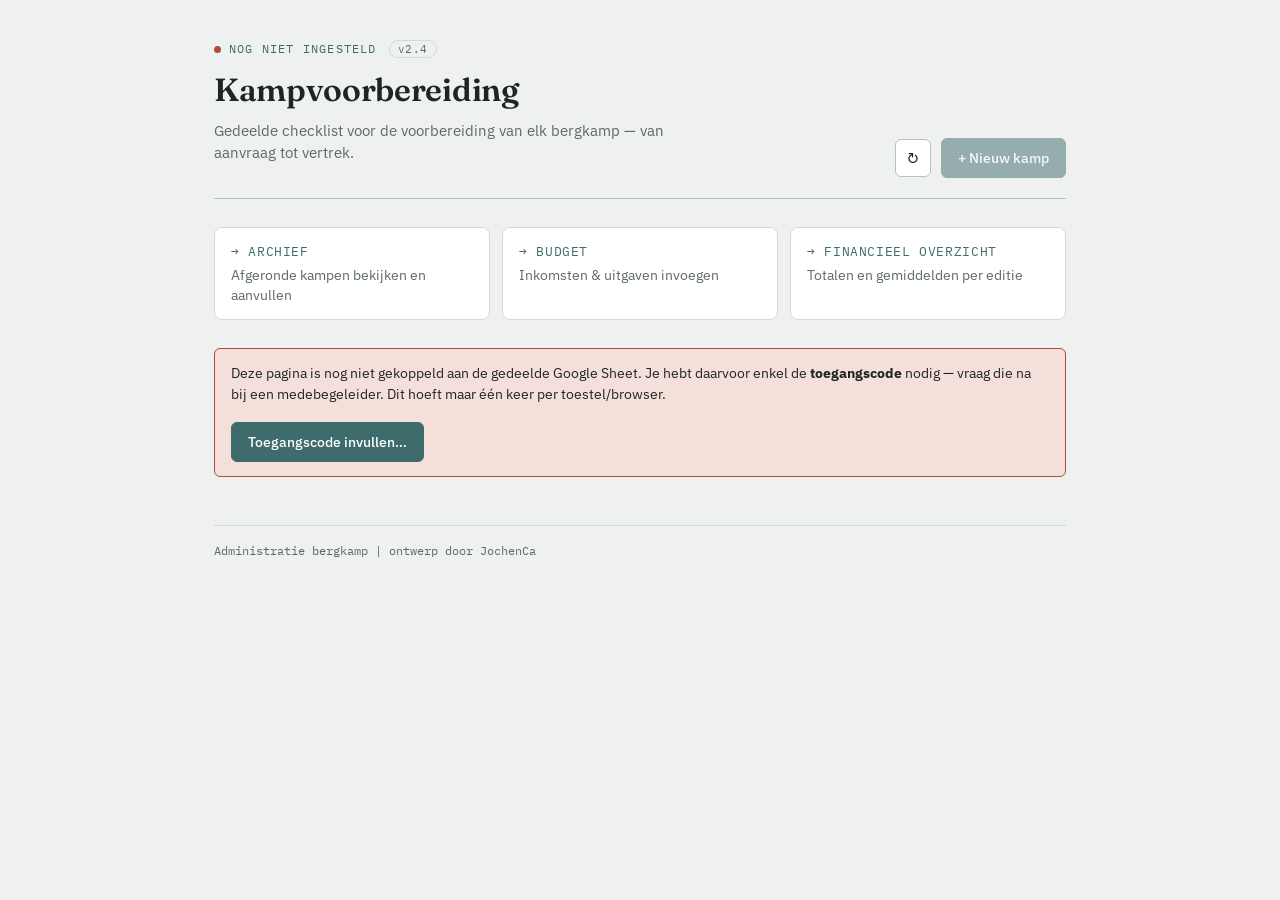
<file: index.html>
<!doctype html>
<html lang="nl">
<head>
<meta charset="utf-8">
<meta name="viewport" content="width=device-width, initial-scale=1">
<meta name="robots" content="noindex, nofollow">
<meta http-equiv="refresh" content="0; url=kampvoorbereiding.html">
<title>Kampvoorbereiding</title>
</head>
<body>
<p>Momentje… je wordt doorgestuurd naar <a href="kampvoorbereiding.html">de kampvoorbereiding</a>.</p>
</body>
</html>
</file>
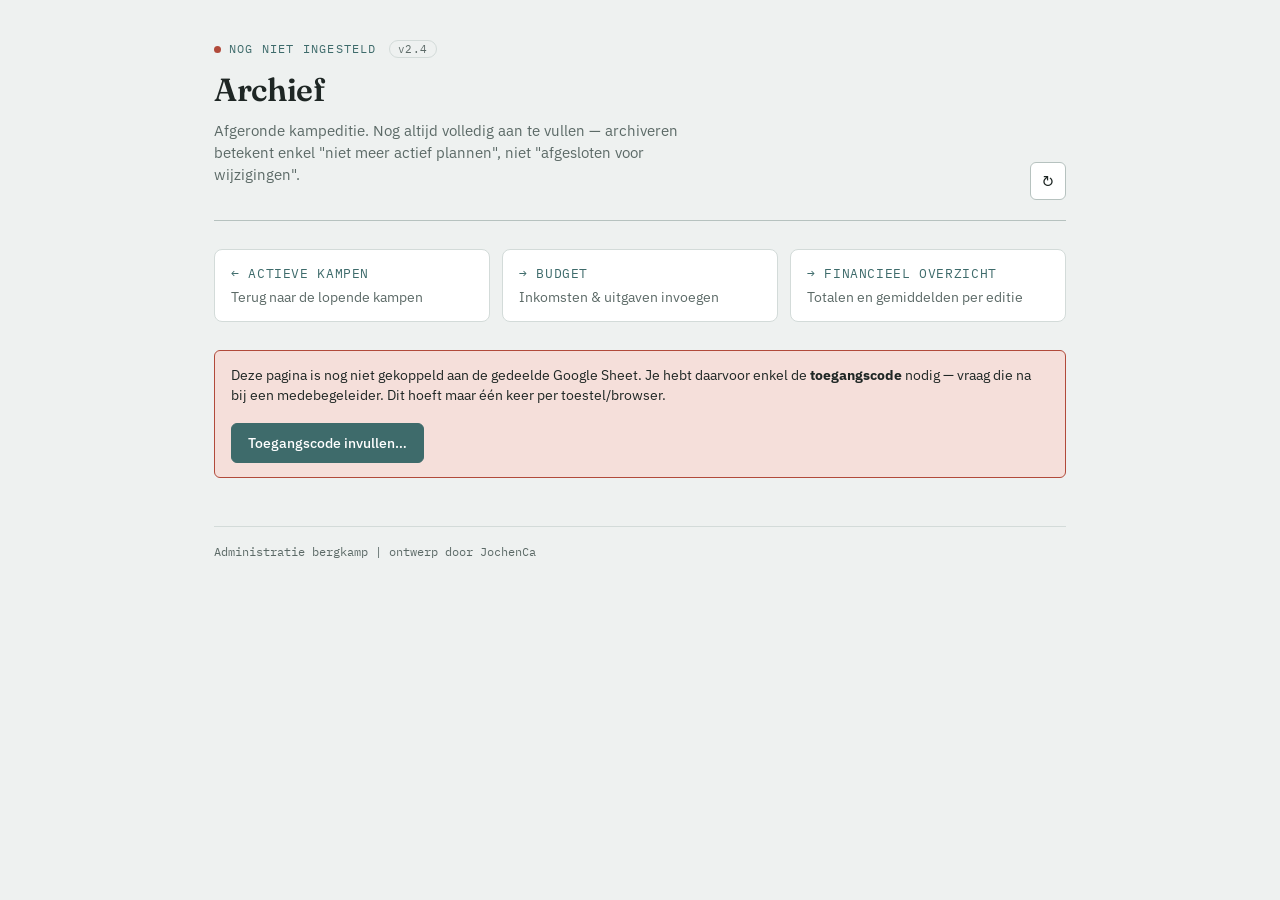
<file: archief.html>
<!doctype html>
<meta charset="utf-8">
<meta name="viewport" content="width=device-width, initial-scale=1">
<meta name="robots" content="noindex, nofollow">
<title>Archief — Kampvoorbereiding</title>
<link rel="stylesheet" href="shared.css">
<link rel="stylesheet" href="https://fonts.googleapis.com/css2?family=Fraunces:opsz,wght@9..144,500;9..144,600;9..144,700&family=IBM+Plex+Sans:wght@400;500;600&family=IBM+Plex+Mono:wght@400;500&display=swap">

<div class="page">
  <header class="top">
    <div>
      <div class="eyebrow"><span class="dot" id="conn-dot"></span><span id="conn-text">Verbinden…</span></div>
      <h1>Archief</h1>
      <p class="dek">Afgeronde kampeditie. Nog altijd volledig aan te vullen — archiveren betekent enkel "niet meer actief plannen", niet "afgesloten voor wijzigingen".</p>
    </div>
    <div class="head-actions">
      <button class="btn icon" id="refresh-btn" type="button" title="Nu vernieuwen">↻</button>
    </div>
  </header>

  <div class="nav-tiles">
    <a class="nav-tile" href="kampvoorbereiding.html">
      <span class="nav-tile-title">← Actieve kampen</span>
      <span class="nav-tile-desc">Terug naar de lopende kampen</span>
    </a>
    <a class="nav-tile" href="budget.html">
      <span class="nav-tile-title">→ Budget</span>
      <span class="nav-tile-desc">Inkomsten &amp; uitgaven invoegen</span>
    </a>
    <a class="nav-tile" href="overzicht.html">
      <span class="nav-tile-title">→ Financieel overzicht</span>
      <span class="nav-tile-desc">Totalen en gemiddelden per editie</span>
    </a>
  </div>

  <div id="banner-slot"></div>
  <div id="form-slot"></div>
  <div id="camps-slot"></div>

  <footer class="foot">Administratie bergkamp | ontwerp door JochenCa</footer>
</div>


<script src="shared.js"></script>
<script>
(function () {
  "use strict";

  var EMPTY_DRAFT = { name: "", type: "-18", customLabel: "", destination: "", startDate: "", endDate: "", transport: "", guides: "", camping: "", notes: "", requestDate: "", approvalDate: "" };

  var camps = [];
  var steps = [];
  var expandedIds = new Set();
  var formOpen = false;
  var formCampId = null;
  var formDraft = Object.assign({}, EMPTY_DRAFT);
  var savingCamp = false;

  var runtime = KV.createPageRuntime({
    onData: function (data) {
      camps = data.camps; steps = data.steps;
    },
    render: function () { renderForm(); renderCamps(); }
  });

  function refresh() { return runtime.refresh(); }
  function render() { runtime.render(); }

  function renderForm() {
    var slot = document.getElementById("form-slot");
    if (!formOpen) { slot.innerHTML = ""; return; }
    var isCustom = formDraft.type === "custom";
    slot.innerHTML =
      '<div class="new-camp-form">' +
        '<h3>Kamp bewerken</h3>' +
        '<div class="form-grid">' +
          '<div class="form-field span2"><label for="f-name">Naam</label>' +
            '<input id="f-name" type="text" value="' + KV.escapeHtml(formDraft.name) + '"></div>' +
          '<div class="form-field"><label for="f-type">Type</label>' +
            '<select id="f-type">' +
              '<option value="-18"' + (formDraft.type === "-18" ? " selected" : "") + '>-18-kamp (augustus)</option>' +
              '<option value="+18"' + (formDraft.type === "+18" ? " selected" : "") + '>+18-kamp (begin juli)</option>' +
              '<option value="winter"' + (formDraft.type === "winter" ? " selected" : "") + '>Winterkamp (paasvakantie)</option>' +
              '<option value="custom"' + (isCustom ? " selected" : "") + '>Ander type…</option>' +
            '</select></div>' +
          (isCustom ? '<div class="form-field"><label for="f-custom">Eigen type</label><input id="f-custom" type="text" value="' + KV.escapeHtml(formDraft.customLabel) + '"></div>' : '<div class="form-field"><label for="f-dest">Bestemming</label><input id="f-dest" type="text" value="' + KV.escapeHtml(formDraft.destination) + '"></div>') +
          (isCustom ? '<div class="form-field"><label for="f-dest2">Bestemming</label><input id="f-dest2" type="text" value="' + KV.escapeHtml(formDraft.destination) + '"></div>' : '') +
          '<div class="form-field"><label for="f-start">Vertrekdatum</label><input id="f-start" type="date" value="' + KV.escapeHtml(formDraft.startDate) + '"></div>' +
          '<div class="form-field"><label for="f-end">Terugkeerdatum</label><input id="f-end" type="date" value="' + KV.escapeHtml(formDraft.endDate) + '"></div>' +
          '<div class="form-field"><label for="f-transport">Vervoer</label><input id="f-transport" type="text" value="' + KV.escapeHtml(formDraft.transport) + '"></div>' +
          '<div class="form-field span2"><label>Begeleiders (naam + e-mail voor herinneringen)</label>' + renderGuideRows() + '</div>' +
          '<div class="form-field"><label for="f-camping">Camping</label><input id="f-camping" type="text" value="' + KV.escapeHtml(formDraft.camping) + '"></div>' +
          '<div class="form-field"><label for="f-request">Aanvraag ingediend</label><input id="f-request" type="date" value="' + KV.escapeHtml(formDraft.requestDate) + '"></div>' +
          '<div class="form-field"><label for="f-approval">Akkoord klimzaal</label><input id="f-approval" type="date" value="' + KV.escapeHtml(formDraft.approvalDate) + '"></div>' +
          '<div class="form-field span2"><label for="f-notes">Notities</label><textarea id="f-notes" rows="3">' + KV.escapeHtml(formDraft.notes) + '</textarea></div>' +
        '</div>' +
        '<div class="form-actions">' +
          '<button class="btn primary" id="f-submit" type="button"' + (savingCamp ? " disabled" : "") + '>' + (savingCamp ? "Bezig met opslaan…" : "Wijzigingen opslaan") + '</button>' +
          '<button class="btn" id="f-cancel" type="button">Annuleren</button>' +
        '</div>' +
      '</div>';

    bindInput("f-name", function (v) { formDraft.name = v; });
    var typeSel = document.getElementById("f-type");
    typeSel.addEventListener("change", function () { formDraft.type = typeSel.value; render(); });
    if (isCustom) {
      bindInput("f-custom", function (v) { formDraft.customLabel = v; });
      bindInput("f-dest2", function (v) { formDraft.destination = v; });
    } else {
      bindInput("f-dest", function (v) { formDraft.destination = v; });
    }
    bindInput("f-start", function (v) { formDraft.startDate = v; });
    bindInput("f-end", function (v) { formDraft.endDate = v; });
    bindInput("f-transport", function (v) { formDraft.transport = v; });
    bindGuideRows();
    bindInput("f-camping", function (v) { formDraft.camping = v; });
    bindInput("f-request", function (v) { formDraft.requestDate = v; });
    bindInput("f-approval", function (v) { formDraft.approvalDate = v; });
    bindInput("f-notes", function (v) { formDraft.notes = v; });
    document.getElementById("f-submit").addEventListener("click", submitEditCamp);
    document.getElementById("f-cancel").addEventListener("click", closeForm);
  }

  /** Begeleiders worden als één tekstveld bewaard ("Naam <e-mail>, ..."), maar
   *  hier per persoon ingevuld: één rij per begeleider, plus altijd één lege
   *  rij om iemand toe te voegen. */
  function renderGuideRows() {
    var list = KV.parseGuides(formDraft.guides);
    list.push({ name: "", email: "" });
    return '<div class="guide-rows">' + list.map(function (g, i) {
      return '<div class="guide-row">' +
        '<input type="text" data-guide-name="' + i + '" placeholder="naam" value="' + KV.escapeHtml(g.name) + '">' +
        '<input type="email" data-guide-email="' + i + '" placeholder="e-mailadres" value="' + KV.escapeHtml(g.email) + '">' +
      '</div>';
    }).join("") + '</div>';
  }

  function bindGuideRows() {
    var slot = document.querySelector(".guide-rows");
    if (!slot) return;

    function collect() {
      var list = [];
      slot.querySelectorAll(".guide-row").forEach(function (row) {
        list.push({
          name: row.querySelector("[data-guide-name]").value,
          email: row.querySelector("[data-guide-email]").value
        });
      });
      formDraft.guides = KV.formatGuides(list);
      ensureEmptyRow();
    }

    // Groeit mee terwijl je typt: zodra de laatste rij een naam krijgt, komt er
    // stil een lege rij onder. Rechtstreeks in de DOM, niet via een volledige
    // hertekening — anders springt de cursor weg terwijl je bezig bent.
    function ensureEmptyRow() {
      var rows = slot.querySelectorAll(".guide-row");
      var last = rows[rows.length - 1];
      if (!last || !last.querySelector("[data-guide-name]").value.trim()) return;
      var i = rows.length;
      var div = document.createElement("div");
      div.className = "guide-row";
      div.innerHTML =
        '<input type="text" data-guide-name="' + i + '" placeholder="naam">' +
        '<input type="email" data-guide-email="' + i + '" placeholder="e-mailadres">';
      slot.appendChild(div);
      div.querySelectorAll("input").forEach(function (inp) { inp.addEventListener("input", collect); });
    }

    slot.querySelectorAll("input").forEach(function (inp) { inp.addEventListener("input", collect); });
  }

  function closeForm() {
    formOpen = false; formCampId = null;
    formDraft = Object.assign({}, EMPTY_DRAFT);
    render();
  }

  function bindInput(id, onInput) {
    var el = document.getElementById(id);
    if (!el) return;
    el.addEventListener("input", function () { onInput(el.value); });
  }

  function renderCamps() {
    var archived = camps.filter(function (c) { return c.archived; });
    archived.sort(function (a, b) { return (a.name || "").localeCompare(b.name || ""); });

    var slot = document.getElementById("camps-slot");
    if (KV.SETUP_NEEDED) { slot.innerHTML = ""; }
    else if (archived.length === 0 && runtime.state() === "ok") {
      slot.innerHTML = '<div class="empty"><h3>Archief is leeg</h3><p>Zodra je op de <a href="kampvoorbereiding.html">hoofdpagina</a> een kamp archiveert, verschijnt het hier.</p></div>';
    } else if (runtime.state() !== "ok" && camps.length === 0) {
      slot.innerHTML = "";
    } else {
      slot.innerHTML = '<div class="camps-section">' + archived.map(function (c) {
        return KV.renderCampCard(c, KV.stepsForCamp(steps, c.id), expandedIds.has(c.id), { duplicable: true });
      }).join("") + '</div>';
    }

    archived.forEach(function (camp) {
      KV.bindCampCard(document, camp, {
        onToggleExpand: function (id) { if (expandedIds.has(id)) expandedIds.delete(id); else expandedIds.add(id); render(); },
        onArchiveToggle: function (id, val) {
          var c = camps.find(function (x) { return x.id === id; });
          if (c) c.archived = val;
          render();
          KV.apiPost("updateCamp", { id: id, fields: { archived: val } }).catch(showApiError);
        },
        onDelete: requestDelete,
        onEdit: openEditForm,
        // Het formulier staat op de hoofdpagina, dus dupliceren gebeurt daar.
        // Dit is de belangrijkste route: het kamp van vorig jaar staat hier.
        onDuplicate: function (camp) {
          location.href = "kampvoorbereiding.html?dupliceer=" + encodeURIComponent(camp.id);
        },
        onSaved: refresh,
        onError: showApiError
      });
    });
  }

  function openEditForm(camp) {
    formCampId = camp.id;
    formDraft = {
      name: camp.name || "", type: camp.type || "-18", customLabel: camp.customLabel || "",
      destination: camp.destination || "", startDate: camp.startDate || "", endDate: camp.endDate || "",
      transport: camp.transport || "", guides: camp.guides || "",
      camping: camp.camping || "", notes: camp.notes || "",
      requestDate: camp.requestDate || "", approvalDate: camp.approvalDate || ""
    };
    formOpen = true;
    render();
    var formEl = document.querySelector(".new-camp-form");
    if (formEl) formEl.scrollIntoView({ behavior: "smooth", block: "start" });
  }

  function submitEditCamp() {
    if (KV.SETUP_NEEDED || !formCampId) return;
    var name = formDraft.name.trim();
    if (!name) { alert("Geef het kamp een naam."); return; }
    if (formDraft.type === "custom" && !formDraft.customLabel.trim()) { alert("Vul het eigen type in."); return; }

    var fields = {
      name: name, type: formDraft.type,
      customLabel: formDraft.type === "custom" ? formDraft.customLabel.trim() : "",
      destination: formDraft.destination.trim(), startDate: formDraft.startDate || "",
      endDate: formDraft.endDate || "", transport: formDraft.transport.trim(), guides: formDraft.guides.trim(),
      camping: formDraft.camping.trim(), notes: formDraft.notes.trim(),
      requestDate: formDraft.requestDate || "", approvalDate: formDraft.approvalDate || ""
    };

    // Optimistisch: meteen lokaal tonen en sluiten, niet wachten op de server.
    var editedId = formCampId;
    var camp = camps.find(function (c) { return c.id === editedId; });
    if (camp) Object.assign(camp, fields);
    closeForm();

    KV.apiPost("updateCamp", { id: editedId, fields: fields }).catch(function (err) {
      alert("Opslaan is mislukt: " + (err && err.message ? err.message : "onbekende fout") + ". De laatst bekende stand wordt opnieuw geladen.");
      refresh();
    });
  }

  function requestDelete(id, name) {
    var ok = confirm('Kamp "' + name + '" en alle bijhorende stappen, inkomsten en uitgaven definitief verwijderen? Dit kan niet ongedaan gemaakt worden.');
    if (!ok) return;
    expandedIds.delete(id);
    camps = camps.filter(function (c) { return c.id !== id; });
    steps = steps.filter(function (s) { return s.campId !== id; });
    render();
    KV.apiPost("deleteCamp", { id: id }).catch(function (err) {
      alert("Verwijderen is mislukt: " + (err && err.message ? err.message : "onbekende fout") + ". De laatst bekende stand wordt opnieuw geladen.");
      refresh();
    });
  }

  function showApiError(err) {
    alert("Opslaan is niet gelukt: " + (err && err.message ? err.message : "onbekende fout") + ". De pagina toont zo dadelijk opnieuw de laatst bekende stand.");
    refresh();
  }

  runtime.start();
})();
</script>
</file>
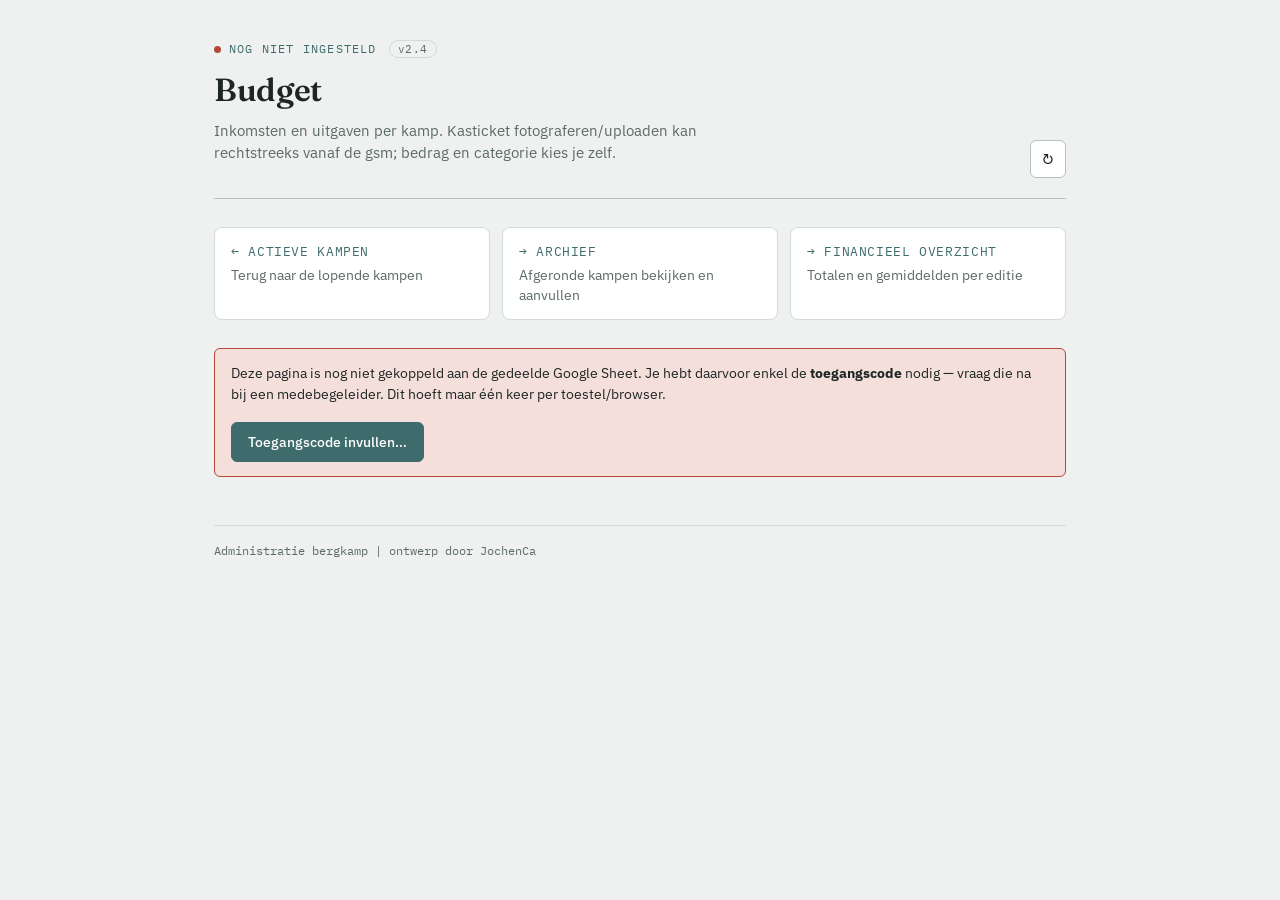
<file: budget.html>
<!doctype html>
<meta charset="utf-8">
<meta name="viewport" content="width=device-width, initial-scale=1">
<meta name="robots" content="noindex, nofollow">
<title>Budget — Kampvoorbereiding</title>
<link rel="stylesheet" href="shared.css">
<link rel="stylesheet" href="https://fonts.googleapis.com/css2?family=Fraunces:opsz,wght@9..144,500;9..144,600;9..144,700&family=IBM+Plex+Sans:wght@400;500;600&family=IBM+Plex+Mono:wght@400;500&display=swap">

<div class="page">
  <header class="top">
    <div>
      <div class="eyebrow"><span class="dot" id="conn-dot"></span><span id="conn-text">Verbinden…</span></div>
      <h1>Budget</h1>
      <p class="dek">Inkomsten en uitgaven per kamp. Kasticket fotograferen/uploaden kan rechtstreeks vanaf de gsm; bedrag en categorie kies je zelf.</p>
    </div>
    <div class="head-actions">
      <button class="btn icon" id="refresh-btn" type="button" title="Nu vernieuwen">↻</button>
    </div>
  </header>

  <div class="nav-tiles">
    <a class="nav-tile" href="kampvoorbereiding.html">
      <span class="nav-tile-title">← Actieve kampen</span>
      <span class="nav-tile-desc">Terug naar de lopende kampen</span>
    </a>
    <a class="nav-tile" href="archief.html">
      <span class="nav-tile-title">→ Archief</span>
      <span class="nav-tile-desc">Afgeronde kampen bekijken en aanvullen</span>
    </a>
    <a class="nav-tile" href="overzicht.html">
      <span class="nav-tile-title">→ Financieel overzicht</span>
      <span class="nav-tile-desc">Totalen en gemiddelden per editie</span>
    </a>
  </div>

  <div id="banner-slot"></div>
  <div id="camps-slot"></div>

  <footer class="foot">Administratie bergkamp | ontwerp door JochenCa</footer>
</div>

<script src="shared.js"></script>
<script>
(function () {
  "use strict";

  var camps = [];
  var income = [];
  var expenses = [];
  var expandedIds = new Set();
  var incomeDrafts = {};   // campId -> { amount, description, date }
  var expenseDrafts = {};  // campId -> { amount, category, customCategory, description, date, fileBase64, fileMimeType, fileLabel }
  var busyCampIds = new Set(); // campId's die net een upload/opslag aan het verwerken zijn
  var autoExpandDone = false; // klapt bij het allereerste laden alle kampen open, zodat de "toevoegen"-vakken meteen zichtbaar zijn
  var deepLinkId = new URLSearchParams(location.search).get("id"); // vanaf de "Budget"-knop op een kampkaart: enkel dát kamp open+scrollen
  var scrolledToDeepLink = false;

  var runtime = KV.createPageRuntime({
    onData: function (data) {
      camps = data.camps; income = data.income; expenses = data.expenses;
      if (!autoExpandDone && camps.length) {
        if (deepLinkId) expandedIds.add(deepLinkId);
        else camps.forEach(function (c) { expandedIds.add(c.id); });
        autoExpandDone = true;
      }
    },
    render: function () { renderCamps(); maybeScrollToDeepLink(); }
  });

  function emptyIncomeDraft() { return { amount: "", description: "", date: KV.todayStr() }; }
  function emptyExpenseDraft() { return { amount: "", category: "Boodschappen", customCategory: "", description: "", date: KV.todayStr(), fileBase64: "", fileMimeType: "", fileLabel: "" }; }
  function draftFor(map, campId, maker) { if (!map[campId]) map[campId] = maker(); return map[campId]; }

  function refresh() { return runtime.refresh(); }
  function render() { runtime.render(); }
  function maybeScrollToDeepLink() {
    if (!deepLinkId || scrolledToDeepLink) return;
    var card = document.querySelector('.camp[data-camp-id="' + KV.cssEscape(deepLinkId) + '"]');
    if (!card) return;
    card.scrollIntoView({ behavior: "smooth", block: "start" });
    scrolledToDeepLink = true;
  }

  function campTotals(campId) {
    var inc = income.filter(function (i) { return i.campId === campId; }).reduce(function (s, i) { return s + i.amount; }, 0);
    var exp = expenses.filter(function (x) { return x.campId === campId; }).reduce(function (s, x) { return s + x.amount; }, 0);
    return { income: inc, expenses: exp, balance: inc - exp };
  }

  function renderCamps() {
    var slot = document.getElementById("camps-slot");
    if (KV.SETUP_NEEDED) { slot.innerHTML = ""; return; }
    if (camps.length === 0 && runtime.state() === "ok") {
      slot.innerHTML = '<div class="empty"><h3>Nog geen kampen</h3><p>Maak eerst een kamp aan op de <a href="kampvoorbereiding.html">hoofdpagina</a> — daarna verschijnt het hier met zijn eigen budget.</p></div>';
      return;
    }
    var sorted = camps.slice().sort(function (a, b) {
      if (a.archived !== b.archived) return a.archived ? 1 : -1;
      if (a.startDate && b.startDate) return a.startDate < b.startDate ? -1 : 1;
      if (a.startDate) return -1;
      if (b.startDate) return 1;
      return (a.name || "").localeCompare(b.name || "");
    });
    slot.innerHTML = '<div class="camps-section">' + sorted.map(renderCampBudgetCard).join("") + '</div>';
    sorted.forEach(bindCampBudgetCard);
  }

  function renderCampBudgetCard(camp) {
    var t = campTotals(camp.id);
    var expanded = expandedIds.has(camp.id);
    return '<article class="camp' + (camp.archived ? " is-archived" : "") + '" data-camp-id="' + camp.id + '">' +
      '<button type="button" class="camp-head" data-toggle="' + camp.id + '">' +
        '<div>' +
          '<div class="camp-title-row"><h3>' + KV.escapeHtml(camp.name) + '</h3><span class="pill">' + KV.escapeHtml(KV.typeLabel(camp)) + '</span>' + (camp.archived ? '<span class="pill">archief</span>' : '') + '</div>' +
          '<div class="camp-sub"><span>Inkomsten ' + KV.formatEUR(t.income) + '</span><span>Uitgaven ' + KV.formatEUR(t.expenses) + '</span></div>' +
        '</div>' +
        '<div class="progress-wrap"><span class="progress-label" style="font-size:14px;color:' + (t.balance < 0 ? 'var(--bad)' : 'var(--good)') + '">' + KV.formatEUR(t.balance) + '</span></div>' +
        '<span class="chevron">' + (expanded ? "▾" : "▸") + '</span>' +
      '</button>' +
      (expanded ? renderCampBudgetBody(camp, t) : '') +
    '</article>';
  }

  function renderCampBudgetBody(camp, t) {
    var incRows = income.filter(function (i) { return i.campId === camp.id; }).sort(function (a, b) { return (b.date || "").localeCompare(a.date || ""); });
    var expRows = expenses.filter(function (x) { return x.campId === camp.id; }).sort(function (a, b) { return (b.date || "").localeCompare(a.date || ""); });
    var iDraft = draftFor(incomeDrafts, camp.id, emptyIncomeDraft);
    var eDraft = draftFor(expenseDrafts, camp.id, emptyExpenseDraft);
    var busy = busyCampIds.has(camp.id);

    return '<div class="camp-body">' +
      '<div class="budget-stats">' +
        '<div class="stat-tile"><span class="n good">' + KV.formatEUR(t.income) + '</span><span class="l">Inkomsten</span></div>' +
        '<div class="stat-tile"><span class="n">' + KV.formatEUR(t.expenses) + '</span><span class="l">Uitgaven</span></div>' +
        '<div class="stat-tile"><span class="n ' + (t.balance < 0 ? 'bad' : 'good') + '">' + KV.formatEUR(t.balance) + '</span><span class="l">Saldo</span></div>' +
      '</div>' +

      '<div class="money-section">' +
        '<h4>Inkomsten</h4>' +
        '<ul class="money-list">' + (incRows.length ? incRows.map(renderIncomeRow).join("") : '<li class="money-empty">Nog geen inkomsten geregistreerd.</li>') + '</ul>' +
        '<div class="money-add-box">' +
          '<div class="money-add-title">+ Nieuwe inkomst</div>' +
          '<div class="money-form" data-income-form="' + camp.id + '">' +
            '<div class="mf-field"><label>Bedrag (€)</label><input type="text" inputmode="decimal" data-inc-amount value="' + KV.escapeHtml(iDraft.amount) + '" placeholder="0,00"></div>' +
            '<div class="mf-field"><label>Omschrijving</label><input type="text" data-inc-desc value="' + KV.escapeHtml(iDraft.description) + '" placeholder="bv. bijdrage klimzaal"></div>' +
            '<div class="mf-field"><label>Datum</label><input type="date" data-inc-date value="' + KV.escapeHtml(iDraft.date) + '"></div>' +
            '<button type="button" class="btn small primary" data-add-income="' + camp.id + '"' + (busy ? " disabled" : "") + '>Toevoegen</button>' +
          '</div>' +
        '</div>' +
      '</div>' +

      '<div class="money-section">' +
        '<h4>Uitgaven</h4>' +
        '<ul class="money-list">' + (expRows.length ? expRows.map(renderExpenseRow).join("") : '<li class="money-empty">Nog geen uitgaven geregistreerd.</li>') + '</ul>' +
        '<div class="money-add-box">' +
          '<div class="money-add-title">+ Nieuwe uitgave (bv. kasticket)</div>' +
          '<div class="money-form" data-expense-form="' + camp.id + '">' +
            '<div class="mf-field"><label>Bedrag (€)</label><input type="text" inputmode="decimal" data-exp-amount value="' + KV.escapeHtml(eDraft.amount) + '" placeholder="0,00"></div>' +
            '<div class="mf-field"><label>Categorie</label><select data-exp-category>' +
              KV.EXPENSE_CATEGORIES.map(function (c) { return '<option value="' + KV.escapeHtml(c) + '"' + (eDraft.category === c ? " selected" : "") + '>' + KV.escapeHtml(c) + '</option>'; }).join("") +
            '</select></div>' +
            '<div class="mf-field"><label>Datum</label><input type="date" data-exp-date value="' + KV.escapeHtml(eDraft.date) + '"></div>' +
            '<button type="button" class="btn small primary" data-add-expense="' + camp.id + '"' + (busy ? " disabled" : "") + '>' + (busy ? "Bezig…" : "Toevoegen") + '</button>' +
            (eDraft.category === "Andere" ? '<div class="mf-field span2" style="grid-column:1/3"><label>Eigen categorie</label><input type="text" data-exp-custom-category value="' + KV.escapeHtml(eDraft.customCategory) + '" placeholder="bv. Verzekering"></div>' : '') +
            '<div class="mf-wide">' +
              '<div class="mf-field"><label>Omschrijving</label><input type="text" data-exp-desc value="' + KV.escapeHtml(eDraft.description) + '" placeholder="bv. Carrefour, eerste dagen"></div>' +
              '<div class="mf-field"><label>Kasticket (foto)</label><input type="file" accept="image/*" capture="environment" data-exp-file>' +
                (eDraft.fileLabel ? '<span style="font-size:11.5px;color:var(--good)">foto gekozen: ' + KV.escapeHtml(eDraft.fileLabel) + '</span>' : '') +
              '</div>' +
            '</div>' +
          '</div>' +
        '</div>' +
      '</div>' +
    '</div>';
  }

  function renderIncomeRow(row) {
    return '<li class="money-row">' +
      '<span class="amt">' + KV.formatEUR(row.amount) + '</span>' +
      '<span class="desc">' + KV.escapeHtml(row.description || "—") + ' · ' + KV.escapeHtml(KV.formatDateNL(row.date)) + '</span>' +
      '<span></span>' +
      '<button type="button" class="del" data-del-income="' + row.id + '" title="Verwijderen">×</button>' +
    '</li>';
  }

  function renderExpenseRow(row) {
    var cat = row.category === "Andere" && row.customCategory ? row.customCategory : row.category;
    return '<li class="money-row">' +
      '<span class="amt">' + KV.formatEUR(row.amount) + '</span>' +
      '<span class="desc"><span class="cat">' + KV.escapeHtml(cat || "") + '</span>' + (row.description ? ' — ' + KV.escapeHtml(row.description) : '') + ' · ' + KV.escapeHtml(KV.formatDateNL(row.date)) + '</span>' +
      (row.receiptUrl ? '<a class="receipt" href="' + KV.escapeHtml(row.receiptUrl) + '" target="_blank" rel="noopener">ticket</a>' : '<span></span>') +
      '<button type="button" class="del" data-del-expense="' + row.id + '" title="Verwijderen">×</button>' +
    '</li>';
  }

  function bindCampBudgetCard(camp) {
    var card = document.querySelector('.camp[data-camp-id="' + KV.cssEscape(camp.id) + '"]');
    if (!card) return;
    var head = card.querySelector('[data-toggle]');
    if (head) head.addEventListener("click", function () {
      if (expandedIds.has(camp.id)) expandedIds.delete(camp.id); else expandedIds.add(camp.id);
      render();
    });

    card.querySelectorAll('[data-del-income]').forEach(function (btn) {
      btn.addEventListener("click", function () {
        if (!confirm("Deze inkomst verwijderen?")) return;
        var id = btn.getAttribute("data-del-income");
        income = income.filter(function (i) { return i.id !== id; });
        render();
        KV.apiPost("deleteIncome", { id: id }).catch(function (err) { showApiError(err); });
      });
    });
    card.querySelectorAll('[data-del-expense]').forEach(function (btn) {
      btn.addEventListener("click", function () {
        if (!confirm("Deze uitgave (en het bijhorende kasticket) verwijderen?")) return;
        var id = btn.getAttribute("data-del-expense");
        expenses = expenses.filter(function (x) { return x.id !== id; });
        render();
        KV.apiPost("deleteExpense", { id: id }).catch(function (err) { showApiError(err); });
      });
    });

    var iDraft = incomeDrafts[camp.id];
    if (iDraft) {
      bindVal(card, '[data-inc-amount]', function (v) { iDraft.amount = v; });
      bindVal(card, '[data-inc-desc]', function (v) { iDraft.description = v; });
      bindVal(card, '[data-inc-date]', function (v) { iDraft.date = v; });
      var addIncBtn = card.querySelector('[data-add-income]');
      if (addIncBtn) addIncBtn.addEventListener("click", function () { submitIncome(camp.id); });
    }

    var eDraft = expenseDrafts[camp.id];
    if (eDraft) {
      bindVal(card, '[data-exp-amount]', function (v) { eDraft.amount = v; });
      var catSel = card.querySelector('[data-exp-category]');
      if (catSel) catSel.addEventListener("change", function () { eDraft.category = catSel.value; render(); });
      bindVal(card, '[data-exp-custom-category]', function (v) { eDraft.customCategory = v; });
      bindVal(card, '[data-exp-desc]', function (v) { eDraft.description = v; });
      bindVal(card, '[data-exp-date]', function (v) { eDraft.date = v; });
      var fileInp = card.querySelector('[data-exp-file]');
      if (fileInp) fileInp.addEventListener("change", function () {
        var file = fileInp.files && fileInp.files[0];
        if (!file) return;
        eDraft.fileLabel = "bezig met verwerken…";
        KV.compressImageFile(file, 1400, 0.75).then(function (res) {
          eDraft.fileBase64 = res.base64; eDraft.fileMimeType = res.mimeType; eDraft.fileLabel = file.name;
          render();
        }).catch(function (err) {
          eDraft.fileLabel = ""; eDraft.fileBase64 = "";
          alert("Kon de foto niet verwerken: " + (err && err.message ? err.message : "onbekende fout"));
          render();
        });
      });
      var addExpBtn = card.querySelector('[data-add-expense]');
      if (addExpBtn) addExpBtn.addEventListener("click", function () { submitExpense(camp.id); });
    }
  }

  function bindVal(root, selector, onInput) {
    var el = root.querySelector(selector);
    if (!el) return;
    el.addEventListener("input", function () { onInput(el.value); });
  }

  function submitIncome(campId) {
    var d = incomeDrafts[campId];
    var amount = parseFloat((d.amount || "").toString().replace(",", "."));
    if (!amount || amount <= 0) { alert("Vul een geldig bedrag in."); return; }
    busyCampIds.add(campId); render();
    KV.apiPost("addIncome", { campId: campId, amount: amount, description: d.description.trim(), date: d.date || KV.todayStr() }).then(function () {
      delete incomeDrafts[campId];
      busyCampIds.delete(campId);
      return refresh();
    }).catch(function (err) {
      busyCampIds.delete(campId);
      showApiError(err);
    });
  }

  function submitExpense(campId) {
    var d = expenseDrafts[campId];
    var amount = parseFloat((d.amount || "").toString().replace(",", "."));
    if (!amount || amount <= 0) { alert("Vul een geldig bedrag in."); return; }
    if (d.category === "Andere" && !d.customCategory.trim()) { alert("Vul de eigen categorie in."); return; }
    busyCampIds.add(campId); render();
    KV.apiPost("addExpense", {
      campId: campId, amount: amount, category: d.category, customCategory: d.category === "Andere" ? d.customCategory.trim() : "",
      description: d.description.trim(), date: d.date || KV.todayStr(),
      receiptBase64: d.fileBase64 || "", receiptMimeType: d.fileMimeType || ""
    }).then(function () {
      delete expenseDrafts[campId];
      busyCampIds.delete(campId);
      return refresh();
    }).catch(function (err) {
      busyCampIds.delete(campId);
      showApiError(err);
    });
  }

  function showApiError(err) {
    alert("Opslaan is niet gelukt: " + (err && err.message ? err.message : "onbekende fout") + ". De pagina toont zo dadelijk opnieuw de laatst bekende stand.");
    refresh();
  }

  runtime.start();
})();
</script>
</file>
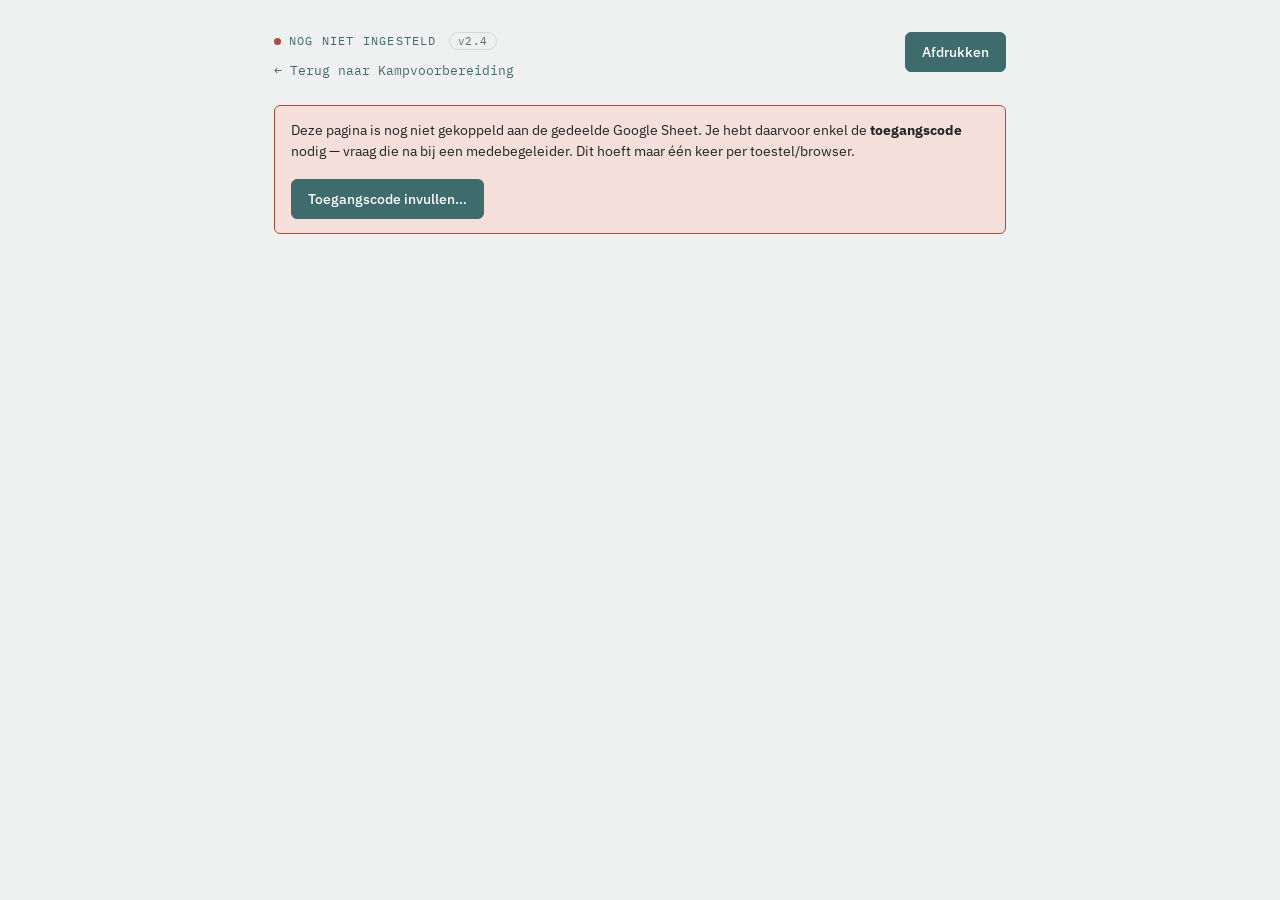
<file: fiche.html>
<!doctype html>
<meta charset="utf-8">
<meta name="viewport" content="width=device-width, initial-scale=1">
<meta name="robots" content="noindex, nofollow">
<title>Kampfiche</title>
<link rel="stylesheet" href="shared.css">
<link rel="stylesheet" href="https://fonts.googleapis.com/css2?family=Fraunces:opsz,wght@9..144,500;9..144,600;9..144,700&family=IBM+Plex+Sans:wght@400;500;600&family=IBM+Plex+Mono:wght@400;500&display=swap">

<style>
  .fiche-page{ max-width: 780px; margin: 0 auto; padding: 32px 24px 80px; }
  .fiche-head{ display:flex; justify-content:space-between; align-items:flex-start; gap:16px; margin-bottom: 24px; }
  .fiche-card{ background: var(--surface); border: 1px solid var(--line); border-radius: 8px; padding: 32px; }
  .fiche-title{ font-size: 28px; margin-bottom: 4px; }
  .fiche-sub{ color: var(--ink-soft); font-size: 14px; margin-bottom: 24px; }
  .fiche-grid{ display:grid; grid-template-columns: 1fr 1fr; gap: 14px 28px; margin-bottom: 24px; }
  .fiche-field{ border-bottom: 1px solid var(--line); padding-bottom: 8px; }
  .fiche-field .l{ font-family: var(--font-mono); font-size: 10.5px; text-transform: uppercase; letter-spacing:.05em; color: var(--ink-soft); display:block; margin-bottom:3px; }
  .fiche-field .v{ font-size: 15px; }
  .fiche-section{ margin-top: 26px; }
  .fiche-section h3{ font-size: 13px; font-family: var(--font-mono); text-transform: uppercase; letter-spacing:.05em; color: var(--accent); border-bottom: 1px solid var(--line-strong); padding-bottom: 6px; margin-bottom: 12px; }
  .fiche-phases{ display:grid; grid-template-columns: 1fr 1fr; gap: 8px 24px; }
  .fiche-phase-row{ display:flex; justify-content:space-between; font-size: 14px; padding: 4px 0; border-bottom: 1px dashed var(--line); }
  .fiche-budget{ display:grid; grid-template-columns: repeat(3,1fr); gap: 1px; background: var(--line); border: 1px solid var(--line); border-radius: 6px; overflow:hidden; }
  .fiche-budget div{ background: var(--surface); padding: 12px 14px; }
  .fiche-budget .n{ font-family: var(--font-mono); font-size: 18px; display:block; }
  .fiche-budget .l{ font-size: 11px; color: var(--ink-soft); text-transform: uppercase; letter-spacing:.04em; font-family: var(--font-mono); }
  .fiche-notes{ white-space: pre-wrap; font-size: 14px; }
  .fiche-picker ul{ list-style:none; margin:0; padding:0; }
  .fiche-picker li a{ display:block; padding: 10px 14px; border: 1px solid var(--line); border-radius: 6px; margin-bottom: 8px; }
  @media (max-width: 640px) {
    .fiche-page{ padding: 24px 16px 60px; }
    .fiche-card{ padding: 20px 18px; }
    .fiche-title{ font-size: 23px; }
    .fiche-grid{ grid-template-columns: 1fr; gap: 12px; }
    .fiche-phases{ grid-template-columns: 1fr; }
    .fiche-budget{ grid-template-columns: 1fr; }
  }
  @media print {
    .no-print{ display:none !important; }
    body{ background: #fff; }
    .fiche-page{ max-width: none; padding: 0; }
    .fiche-card{ border: none; padding: 0; background: #fff; }
    :root{ --ink: #000; --ink-soft: #444; --surface: #fff; --line: #ccc; --line-strong: #999; --accent: #000; }
  }
</style>

<div class="fiche-page">
  <div class="fiche-head no-print">
    <div>
      <div class="eyebrow"><span class="dot" id="conn-dot"></span><span id="conn-text">Verbinden…</span></div>
      <a class="top-link" href="kampvoorbereiding.html" style="margin-top:0">← Terug naar Kampvoorbereiding</a>
    </div>
    <button class="btn primary" id="print-btn" type="button">Afdrukken</button>
  </div>
  <div id="banner-slot" class="no-print"></div>
  <div id="fiche-slot"></div>
</div>

<script src="shared.js"></script>
<script>
(function () {
  "use strict";

  var campId = new URLSearchParams(location.search).get("id");
  var camps = [], steps = [], income = [], expenses = [];

  function refresh() {
    if (KV.SETUP_NEEDED) { renderSetupNeeded(); return; }
    KV.fetchAll().then(function (data) {
      camps = data.camps; steps = data.steps; income = data.income; expenses = data.expenses;
      document.getElementById("conn-dot").className = "dot ok";
      document.getElementById("conn-text").textContent = "Verbonden";
      render();
    }).catch(function (err) {
      document.getElementById("conn-dot").className = "dot bad";
      document.getElementById("conn-text").textContent = "Kan niet verbinden";
      document.getElementById("banner-slot").innerHTML = '<div class="banner bad">Kon de gedeelde Sheet niet bereiken (' + KV.escapeHtml(err && err.message ? err.message : String(err)) + ').</div>';
    });
  }

  function renderSetupNeeded() {
    document.getElementById("conn-dot").className = "dot bad";
    document.getElementById("conn-text").textContent = "Nog niet ingesteld";
    KV.renderSetupBanner("banner-slot");
  }

  function render() {
    var slot = document.getElementById("fiche-slot");
    var camp = camps.find(function (c) { return c.id === campId; });
    if (!camp) {
      slot.innerHTML = '<div class="fiche-card fiche-picker"><h3>Kies een kamp</h3><p style="color:var(--ink-soft);font-size:13.5px">' +
        (campId ? "Geen kamp gevonden met dit ID — misschien verwijderd?" : "Deze pagina werd zonder kamp geopend.") +
        ' Kies hieronder een kamp om de fiche van te zien.</p><ul>' +
        camps.map(function (c) { return '<li><a href="fiche.html?id=' + encodeURIComponent(c.id) + '">' + KV.escapeHtml(c.name) + '</a></li>'; }).join("") +
      '</ul></div>';
      return;
    }
    document.title = "Kampfiche — " + camp.name;

    var campSteps = KV.stepsForCamp(steps, camp.id);
    var byPhase = {}, phaseOrder = [];
    campSteps.forEach(function (s) {
      if (!byPhase[s.phase]) { byPhase[s.phase] = []; phaseOrder.push(s.phase); }
      byPhase[s.phase].push(s);
    });
    var totalDone = campSteps.filter(function (s) { return s.done; }).length;

    var incTotal = income.filter(function (i) { return i.campId === camp.id; }).reduce(function (s, i) { return s + i.amount; }, 0);
    var expTotal = expenses.filter(function (x) { return x.campId === camp.id; }).reduce(function (s, x) { return s + x.amount; }, 0);
    var balance = incTotal - expTotal;

    var range = "";
    if (camp.startDate) range = KV.formatDateNL(camp.startDate) + (camp.endDate ? " → " + KV.formatDateNL(camp.endDate) : "");

    function field(label, value) {
      if (!value) return "";
      return '<div class="fiche-field"><span class="l">' + KV.escapeHtml(label) + '</span><span class="v">' + KV.escapeHtml(value) + '</span></div>';
    }

    slot.innerHTML =
      '<div class="fiche-card">' +
        '<h1 class="fiche-title">' + KV.escapeHtml(camp.name) + '</h1>' +
        '<div class="fiche-sub">' + KV.escapeHtml(KV.typeLabel(camp)) + (camp.archived ? " · archief" : "") + ' · fiche afgedrukt op ' + KV.formatDateNL(KV.todayStr()) + '</div>' +

        '<div class="fiche-grid">' +
          field("Bestemming", camp.destination) +
          field("Camping", camp.camping) +
          field("Data", range) +
          field("Vervoer", camp.transport) +
          field("Begeleiders", KV.guideNames(camp.guides).join(", ")) +
          field("Aanvraag ingediend", KV.formatDateNL(camp.requestDate)) +
          field("Akkoord klimzaal", KV.formatDateNL(camp.approvalDate)) +
        '</div>' +

        (camp.notes ? '<div class="fiche-section"><h3>Notities</h3><div class="fiche-notes">' + KV.escapeHtml(camp.notes).replace(/\n/g, "<br>") + '</div></div>' : '') +

        '<div class="fiche-section">' +
          '<h3>Checklist — ' + totalDone + '/' + campSteps.length + ' stappen klaar</h3>' +
          '<div class="fiche-phases">' + phaseOrder.map(function (phase) {
            var list = byPhase[phase];
            var done = list.filter(function (s) { return s.done; }).length;
            return '<div class="fiche-phase-row"><span>' + KV.escapeHtml(phase) + '</span><span>' + done + '/' + list.length + '</span></div>';
          }).join("") + '</div>' +
        '</div>' +

        '<div class="fiche-section">' +
          '<h3>Budget</h3>' +
          '<div class="fiche-budget">' +
            '<div><span class="n">' + KV.formatEUR(incTotal) + '</span><span class="l">Inkomsten</span></div>' +
            '<div><span class="n">' + KV.formatEUR(expTotal) + '</span><span class="l">Uitgaven</span></div>' +
            '<div><span class="n">' + KV.formatEUR(balance) + '</span><span class="l">Saldo</span></div>' +
          '</div>' +
        '</div>' +
      '</div>';
  }

  KV.renderVersionBadge();
  document.getElementById("print-btn").addEventListener("click", function () { window.print(); });

  if (!KV.SETUP_NEEDED) refresh(); else renderSetupNeeded();
})();
</script>
</file>
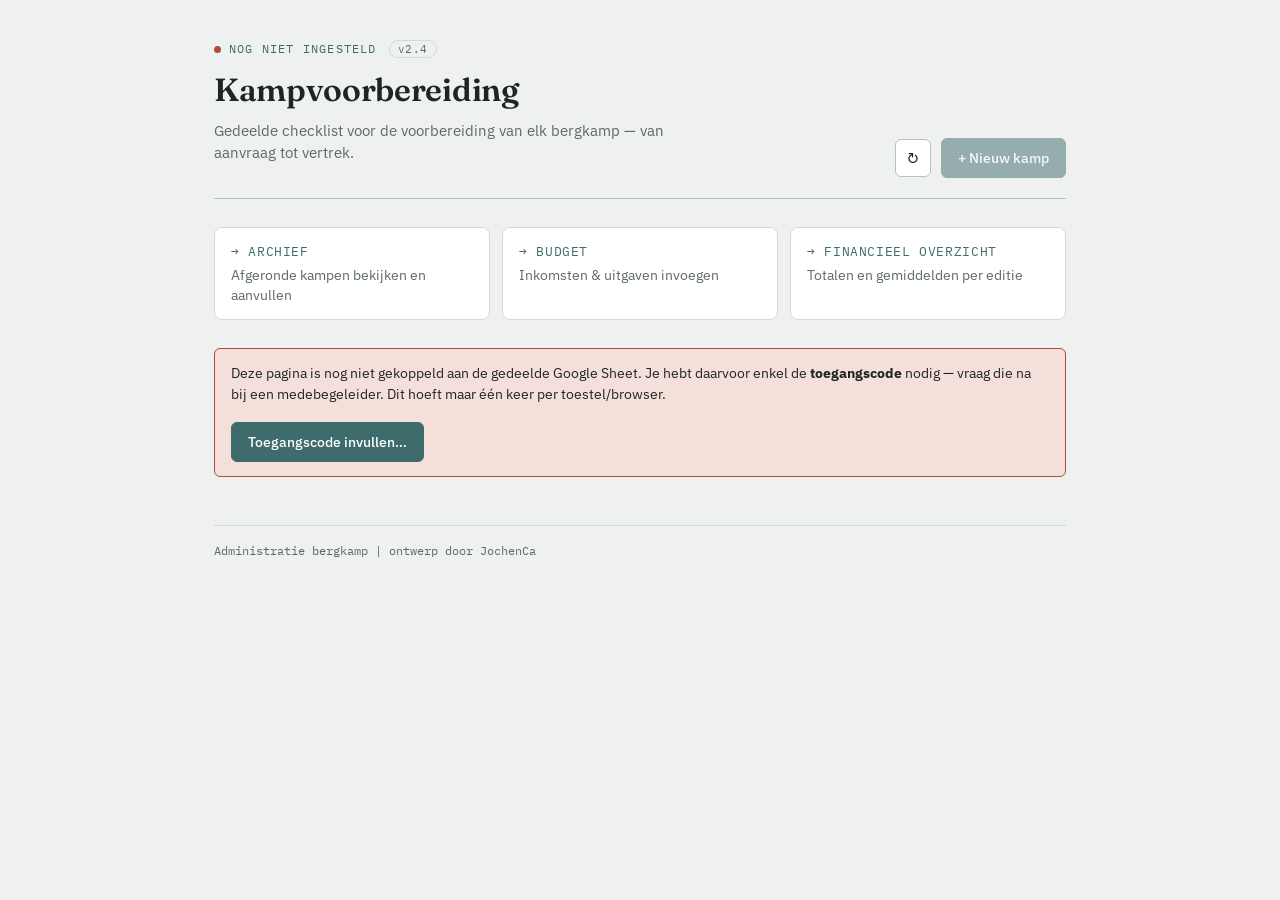
<file: kampvoorbereiding.html>
<!doctype html>
<meta charset="utf-8">
<meta name="viewport" content="width=device-width, initial-scale=1">
<meta name="robots" content="noindex, nofollow">
<title>Kampvoorbereiding</title>
<link rel="stylesheet" href="shared.css">
<link rel="stylesheet" href="https://fonts.googleapis.com/css2?family=Fraunces:opsz,wght@9..144,500;9..144,600;9..144,700&family=IBM+Plex+Sans:wght@400;500;600&family=IBM+Plex+Mono:wght@400;500&display=swap">

<div class="page">
  <header class="top">
    <div>
      <div class="eyebrow"><span class="dot" id="conn-dot"></span><span id="conn-text">Verbinden…</span></div>
      <h1>Kampvoorbereiding</h1>
      <p class="dek">Gedeelde checklist voor de voorbereiding van elk bergkamp — van aanvraag tot vertrek.</p>
    </div>
    <div class="head-actions">
      <button class="btn icon" id="refresh-btn" type="button" title="Nu vernieuwen">↻</button>
      <button class="btn primary" id="new-camp-btn" type="button">+ Nieuw kamp</button>
    </div>
  </header>

  <div class="nav-tiles">
    <a class="nav-tile" href="archief.html">
      <span class="nav-tile-title">→ Archief</span>
      <span class="nav-tile-desc">Afgeronde kampen bekijken en aanvullen</span>
    </a>
    <a class="nav-tile" href="budget.html">
      <span class="nav-tile-title">→ Budget</span>
      <span class="nav-tile-desc">Inkomsten &amp; uitgaven invoegen</span>
    </a>
    <a class="nav-tile" href="overzicht.html">
      <span class="nav-tile-title">→ Financieel overzicht</span>
      <span class="nav-tile-desc">Totalen en gemiddelden per editie</span>
    </a>
  </div>

  <div id="banner-slot"></div>
  <div id="deadlines-slot"></div>
  <div id="form-slot"></div>
  <div id="camps-slot"></div>

  <footer class="foot">Administratie bergkamp | ontwerp door JochenCa</footer>
</div>


<script src="shared.js"></script>
<script>
(function () {
  "use strict";

  var EMPTY_DRAFT = { name: "", type: "-18", customLabel: "", destination: "", startDate: "", endDate: "", transport: "", guides: "", camping: "", notes: "", requestDate: "", approvalDate: "" };

  var camps = [];
  var steps = [];
  var expandedIds = new Set();
  var formOpen = false;
  var formMode = "new"; // "new" | "edit"
  var formCampId = null;
  var formDraft = Object.assign({}, EMPTY_DRAFT);
  var draftRestored = false;
  var creatingCamp = false;
  // Staat gevuld terwijl het formulier een duplicaat voorbereidt: de stappen
  // van dat kamp worden meegekopieerd in plaats van de standaardchecklist.
  var duplicateFromId = null;

  var runtime = KV.createPageRuntime({
    onData: function (data) {
      camps = data.camps; steps = data.steps;
      handleDuplicateParam();
    },
    render: function () { renderForm(); renderCamps(); renderDeadlines(); }
  });

  // Concept van een eerder geopend, niet-afgemaakt nieuw-kamp-formulier herstellen
  // (enkel voor "nieuw kamp" — een lopende bewerking van een bestaand kamp
  // wordt niet lokaal bewaard, dat zou bij het verkeerde kamp kunnen belanden).
  var savedDraft = KV.loadDraft();
  if (!KV.draftIsEmpty(savedDraft)) {
    formDraft = Object.assign({}, EMPTY_DRAFT, savedDraft);
    formOpen = true;
    formMode = "new";
    draftRestored = true;
  }

  function refresh() { return runtime.refresh(); }
  function render() { runtime.render(); }

  /** Verzamelt openstaande stappen (niet afgevinkt, met streefdatum) van alle
   *  actieve (niet-gearchiveerde) kampen samen, verlopen of binnen 14 dagen —
   *  zelfde drempel als de rode/oranje markering per stap, maar hier over alle
   *  kampen heen i.p.v. enkel binnen een opengeklapt kamp zichtbaar. */
  function collectUrgentSteps() {
    var activeCamps = {};
    camps.forEach(function (c) { if (!c.archived) activeCamps[c.id] = c; });
    var rows = steps.filter(function (s) {
      if (s.done || !s.targetDate || !activeCamps[s.campId]) return false;
      var d = KV.daysUntil(s.targetDate);
      return d !== null && d <= 14;
    }).map(function (s) {
      return { step: s, camp: activeCamps[s.campId], d: KV.daysUntil(s.targetDate) };
    });
    rows.sort(function (a, b) { return a.d - b.d; });
    return rows;
  }

  function renderDeadlines() {
    var slot = document.getElementById("deadlines-slot");
    if (KV.SETUP_NEEDED || runtime.state() !== "ok") { slot.innerHTML = ""; return; }
    var rows = collectUrgentSteps();
    if (!rows.length) { slot.innerHTML = ""; return; }
    slot.innerHTML = '<div class="deadlines-panel"><h3>Dringende stappen (' + rows.length + ')</h3>' +
      rows.map(function (r) {
        var cls = r.d < 0 ? "is-bad" : "is-warn";
        var n = Math.abs(r.d);
        var text = r.d < 0 ? "verlopen sinds " + n + " dag" + (n === 1 ? "" : "en") : (r.d === 0 ? "vandaag" : "over " + n + " dag" + (n === 1 ? "" : "en"));
        return '<button type="button" class="deadline-row ' + cls + '" data-deadline-camp="' + r.camp.id + '">' +
          '<span><span class="camp">' + KV.escapeHtml(r.camp.name) + '</span><br>' + KV.escapeHtml(r.step.title) + '</span>' +
          '<span>' + (r.step.owner ? KV.escapeHtml(r.step.owner) : '') + '</span>' +
          '<span class="when ' + cls + '">' + text + '</span>' +
        '</button>';
      }).join("") +
    '</div>';
    slot.querySelectorAll('[data-deadline-camp]').forEach(function (btn) {
      btn.addEventListener("click", function () {
        var id = btn.getAttribute("data-deadline-camp");
        expandedIds.add(id);
        render();
        var card = document.querySelector('.camp[data-camp-id="' + KV.cssEscape(id) + '"]');
        if (card) card.scrollIntoView({ behavior: "smooth", block: "start" });
      });
    });
  }
  function renderForm() {
    var slot = document.getElementById("form-slot");
    var btn = document.getElementById("new-camp-btn");
    btn.disabled = KV.SETUP_NEEDED;
    if (!formOpen) { slot.innerHTML = ""; btn.textContent = "+ Nieuw kamp"; return; }
    btn.textContent = formMode === "edit" ? "Sluiten" : "Annuleren";
    var isCustom = formDraft.type === "custom";
    var isEdit = formMode === "edit";
    slot.innerHTML =
      '<div class="new-camp-form">' +
        '<h3>' + (isEdit ? "Kamp bewerken" : "Nieuw kamp toevoegen") + '</h3>' +
        (draftRestored ? '<div class="draft-note">Concept hersteld van een vorige sessie. <button type="button" id="f-discard-draft">Leegmaken</button></div>' : '') +
        '<div class="form-grid">' +
          '<div class="form-field span2"><label for="f-name">Naam</label>' +
            '<input id="f-name" type="text" placeholder="bv. -18-kamp 2027" value="' + KV.escapeHtml(formDraft.name) + '"></div>' +
          '<div class="form-field"><label for="f-type">Type</label>' +
            '<select id="f-type">' +
              '<option value="-18"' + (formDraft.type === "-18" ? " selected" : "") + '>-18-kamp (augustus)</option>' +
              '<option value="+18"' + (formDraft.type === "+18" ? " selected" : "") + '>+18-kamp (begin juli)</option>' +
              '<option value="winter"' + (formDraft.type === "winter" ? " selected" : "") + '>Winterkamp (paasvakantie)</option>' +
              '<option value="custom"' + (isCustom ? " selected" : "") + '>Ander type…</option>' +
            '</select></div>' +
          (isCustom ? '<div class="form-field"><label for="f-custom">Eigen type</label><input id="f-custom" type="text" placeholder="bv. Zomerkamp junioren" value="' + KV.escapeHtml(formDraft.customLabel) + '"></div>' : '<div class="form-field"><label for="f-dest">Bestemming</label><input id="f-dest" type="text" placeholder="bv. Frankrijk — Névache" value="' + KV.escapeHtml(formDraft.destination) + '"></div>') +
          (isCustom ? '<div class="form-field"><label for="f-dest2">Bestemming</label><input id="f-dest2" type="text" placeholder="bv. Frankrijk — Névache" value="' + KV.escapeHtml(formDraft.destination) + '"></div>' : '') +
          '<div class="form-field"><label for="f-start">Vertrekdatum</label><input id="f-start" type="date" value="' + KV.escapeHtml(formDraft.startDate) + '"></div>' +
          '<div class="form-field"><label for="f-end">Terugkeerdatum</label><input id="f-end" type="date" value="' + KV.escapeHtml(formDraft.endDate) + '"></div>' +
          '<div class="form-field"><label for="f-transport">Vervoer</label><input id="f-transport" type="text" placeholder="bv. 2 minibusjes klimzaal" value="' + KV.escapeHtml(formDraft.transport) + '"></div>' +
          '<div class="form-field span2"><label>Begeleiders (naam + e-mail voor herinneringen)</label>' + renderGuideRows() + '</div>' +
          '<div class="form-field"><label for="f-camping">Camping</label><input id="f-camping" type="text" placeholder="bv. Camping du Lac" value="' + KV.escapeHtml(formDraft.camping) + '"></div>' +
          '<div class="form-field"><label for="f-request">Aanvraag ingediend</label><input id="f-request" type="date" value="' + KV.escapeHtml(formDraft.requestDate) + '"></div>' +
          '<div class="form-field"><label for="f-approval">Akkoord klimzaal</label><input id="f-approval" type="date" value="' + KV.escapeHtml(formDraft.approvalDate) + '"></div>' +
          '<div class="form-field span2"><label for="f-notes">Notities</label><textarea id="f-notes" rows="3" placeholder="alles wat nog nergens anders past">' + KV.escapeHtml(formDraft.notes) + '</textarea></div>' +
        '</div>' +
        '<div class="form-actions">' +
          '<button class="btn primary" id="f-submit" type="button"' + (creatingCamp ? " disabled" : "") + '>' + (creatingCamp ? "Bezig met opslaan…" : (isEdit ? "Wijzigingen opslaan" : "Kamp aanmaken (33 stappen)")) + '</button>' +
          '<button class="btn" id="f-cancel" type="button">Annuleren</button>' +
        '</div>' +
      '</div>';

    bindInput("f-name", function (v) { formDraft.name = v; persistDraft(); });
    var typeSel = document.getElementById("f-type");
    typeSel.addEventListener("change", function () { formDraft.type = typeSel.value; persistDraft(); render(); });
    if (isCustom) {
      bindInput("f-custom", function (v) { formDraft.customLabel = v; persistDraft(); });
      bindInput("f-dest2", function (v) { formDraft.destination = v; persistDraft(); });
    } else {
      bindInput("f-dest", function (v) { formDraft.destination = v; persistDraft(); });
    }
    bindInput("f-start", function (v) { formDraft.startDate = v; persistDraft(); });
    bindInput("f-end", function (v) { formDraft.endDate = v; persistDraft(); });
    bindInput("f-transport", function (v) { formDraft.transport = v; persistDraft(); });
    bindGuideRows();
    bindInput("f-camping", function (v) { formDraft.camping = v; persistDraft(); });
    bindInput("f-request", function (v) { formDraft.requestDate = v; persistDraft(); });
    bindInput("f-approval", function (v) { formDraft.approvalDate = v; persistDraft(); });
    bindInput("f-notes", function (v) { formDraft.notes = v; persistDraft(); });
    document.getElementById("f-submit").addEventListener("click", isEdit ? submitEditCamp : submitNewCamp);
    document.getElementById("f-cancel").addEventListener("click", closeForm);
    var discardBtn = document.getElementById("f-discard-draft");
    if (discardBtn) discardBtn.addEventListener("click", function () {
      formDraft = Object.assign({}, EMPTY_DRAFT);
      draftRestored = false; KV.clearDraft(); render();
    });
  }

  /** Begeleiders worden als één tekstveld bewaard ("Naam <e-mail>, ..."), maar
   *  hier per persoon ingevuld: één rij per begeleider, plus altijd één lege
   *  rij om iemand toe te voegen. */
  function renderGuideRows() {
    var list = KV.parseGuides(formDraft.guides);
    list.push({ name: "", email: "" });
    return '<div class="guide-rows">' + list.map(function (g, i) {
      return '<div class="guide-row">' +
        '<input type="text" data-guide-name="' + i + '" placeholder="naam" value="' + KV.escapeHtml(g.name) + '">' +
        '<input type="email" data-guide-email="' + i + '" placeholder="e-mailadres" value="' + KV.escapeHtml(g.email) + '">' +
      '</div>';
    }).join("") + '</div>';
  }

  function bindGuideRows() {
    var slot = document.querySelector(".guide-rows");
    if (!slot) return;

    function collect() {
      var list = [];
      slot.querySelectorAll(".guide-row").forEach(function (row) {
        list.push({
          name: row.querySelector("[data-guide-name]").value,
          email: row.querySelector("[data-guide-email]").value
        });
      });
      formDraft.guides = KV.formatGuides(list);
      persistDraft();
      ensureEmptyRow();
    }

    // Groeit mee terwijl je typt: zodra de laatste rij een naam krijgt, komt er
    // stil een lege rij onder. Rechtstreeks in de DOM, niet via een volledige
    // hertekening — anders springt de cursor weg terwijl je bezig bent.
    function ensureEmptyRow() {
      var rows = slot.querySelectorAll(".guide-row");
      var last = rows[rows.length - 1];
      if (!last || !last.querySelector("[data-guide-name]").value.trim()) return;
      var i = rows.length;
      var div = document.createElement("div");
      div.className = "guide-row";
      div.innerHTML =
        '<input type="text" data-guide-name="' + i + '" placeholder="naam">' +
        '<input type="email" data-guide-email="' + i + '" placeholder="e-mailadres">';
      slot.appendChild(div);
      div.querySelectorAll("input").forEach(function (inp) { inp.addEventListener("input", collect); });
    }

    slot.querySelectorAll("input").forEach(function (inp) { inp.addEventListener("input", collect); });
  }

  function closeForm() {
    formOpen = false; draftRestored = false; formCampId = null; formMode = "new";
    duplicateFromId = null;
    formDraft = Object.assign({}, EMPTY_DRAFT);
    KV.clearDraft();
    render();
  }

  function persistDraft() {
    if (formMode !== "new") return;
    draftRestored = false;
    if (KV.draftIsEmpty(formDraft)) KV.clearDraft(); else KV.saveDraft(formDraft);
  }

  function bindInput(id, onInput) {
    var el = document.getElementById(id);
    if (!el) return;
    el.addEventListener("input", function () { onInput(el.value); });
  }

  function renderCamps() {
    var active = camps.filter(function (c) { return !c.archived; });
    active.sort(function (a, b) {
      if (a.startDate && b.startDate) return a.startDate < b.startDate ? -1 : 1;
      if (a.startDate) return -1;
      if (b.startDate) return 1;
      return (a.name || "").localeCompare(b.name || "");
    });

    var slot = document.getElementById("camps-slot");
    if (KV.SETUP_NEEDED) { slot.innerHTML = ""; }
    else if (camps.length === 0 && runtime.state() === "ok") {
      slot.innerHTML = '<div class="empty"><h3>Nog geen kampen</h3><p>Klik op "+ Nieuw kamp" om de voorbereiding van een eerste editie te starten. Elk kamp krijgt automatisch de standaard checklist van 9 fases.</p></div>';
    } else if (active.length === 0 && runtime.state() === "ok") {
      slot.innerHTML = '<div class="empty"><h3>Geen actieve kampen</h3><p>Alle kampen staan in het <a href="archief.html">archief</a>, of voeg een nieuw kamp toe.</p></div>';
    } else if (runtime.state() !== "ok" && camps.length === 0) {
      slot.innerHTML = "";
    } else {
      slot.innerHTML = '<div class="camps-section">' + active.map(function (c) {
        return KV.renderCampCard(c, KV.stepsForCamp(steps, c.id), expandedIds.has(c.id), { stepsEditable: true, duplicable: true });
      }).join("") + '</div>';
    }

    active.forEach(function (camp) {
      KV.bindCampCard(document, camp, {
        onToggleExpand: function (id) { if (expandedIds.has(id)) expandedIds.delete(id); else expandedIds.add(id); render(); },
        onArchiveToggle: archiveToggle,
        onDelete: requestDelete,
        onEdit: openEditForm,
        onDuplicate: openDuplicateForm,
        onAddStep: addStep,
        onDeleteStep: deleteStep,
        onFillDates: fillDates,
        onSaved: refresh,
        onError: showApiError
      });
    });
  }

  /** Archiveren gaat altijd door. Is de terugblik nog leeg, dan vragen we of
   *  je die meteen wil invullen — dat is het moment waarop alles nog vers zit.
   *  De vraag komt vóór het opslaan, maar het doorsturen pas erna: wie te snel
   *  van pagina wisselt, breekt anders de lopende opslag af. */
  function archiveToggle(id, val) {
    var c = camps.find(function (x) { return x.id === id; });
    var nuInvullen = val && c && !KV.heeftTerugblik(c) && window.confirm(
      "\"" + c.name + "\" wordt gearchiveerd.\n\n" +
      "De terugblik van dit kamp is nog leeg. Wil je hem nu invullen?\n\n" +
      "Annuleren = enkel archiveren. Je kan de terugblik later nog invullen vanuit het archief.");
    if (c) c.archived = val;
    render();
    KV.apiPost("updateCamp", { id: id, fields: { archived: val } }).then(function () {
      if (nuInvullen) location.href = "terugblik.html?id=" + encodeURIComponent(id);
    }).catch(showApiError);
  }

  function openEditForm(camp) {
    formMode = "edit";
    formCampId = camp.id;
    draftRestored = false;
    formDraft = {
      name: camp.name || "", type: camp.type || "-18", customLabel: camp.customLabel || "",
      destination: camp.destination || "", startDate: camp.startDate || "", endDate: camp.endDate || "",
      transport: camp.transport || "", guides: camp.guides || "",
      camping: camp.camping || "", notes: camp.notes || "",
      requestDate: camp.requestDate || "", approvalDate: camp.approvalDate || ""
    };
    formOpen = true;
    render();
    var formEl = document.querySelector(".new-camp-form");
    if (formEl) formEl.scrollIntoView({ behavior: "smooth", block: "start" });
  }

  /** Dupliceren opent het formulier vóóraf ingevuld in plaats van meteen een
   *  kamp aan te maken: naam en datums moet je toch aanpassen, en zo blijft er
   *  niets half afgewerkts staan als je je bedenkt. */
  function openDuplicateForm(camp) {
    formMode = "new";
    formCampId = null;
    duplicateFromId = camp.id;
    draftRestored = false;
    formDraft = Object.assign({}, EMPTY_DRAFT, {
      name: (camp.name || "") + " (kopie)",
      type: camp.type || "-18", customLabel: camp.customLabel || "",
      destination: camp.destination || "", transport: camp.transport || "",
      guides: camp.guides || "", camping: camp.camping || ""
      // datums, notities en de klimzaal-datums bewust leeg: die horen bij dat ene jaar
    });
    formOpen = true;
    render();
    var formEl = document.querySelector(".new-camp-form");
    if (formEl) formEl.scrollIntoView({ behavior: "smooth", block: "start" });
  }

  /** Opent het duplicaat-formulier wanneer je vanuit het archief komt
   *  (kampvoorbereiding.html?dupliceer=<id>). Kan pas als de kampen geladen
   *  zijn, en gebeurt daarom één keer, na de eerste geslaagde ophaling. */
  var duplicateParamDone = false;
  function handleDuplicateParam() {
    if (duplicateParamDone) return;
    var id = new URLSearchParams(location.search).get("dupliceer");
    if (!id) { duplicateParamDone = true; return; }
    var camp = camps.find(function (c) { return c.id === id; });
    if (!camp) return; // gegevens nog niet binnen: volgende ronde opnieuw proberen
    duplicateParamDone = true;
    history.replaceState(null, "", location.pathname);
    openDuplicateForm(camp);
  }

  function addStep(campId, phase) {
    if (KV.SETUP_NEEDED) return;
    var title = window.prompt("Welke stap wil je toevoegen aan \"" + phase + "\"?");
    if (title === null) return;
    title = title.trim();
    if (!title) return;
    KV.addStepToCamp(campId, phase, title, KV.stepsForCamp(steps, campId))
      .then(refresh)
      .catch(showApiError);
  }

  /** Vult de ontbrekende streefdatums van een bestaand kamp in, gerekend vanaf
   *  de vertrekdatum. Bestaande datums blijven staan. Eén aanroep per stap, maar
   *  de pagina ververst pas na afloop zodat ze niet bij elke stap opspringt. */
  function fillDates(camp) {
    if (KV.SETUP_NEEDED) return;
    var teVullen = KV.missingStepDates(camp, KV.stepsForCamp(steps, camp.id));
    if (!teVullen.length) {
      alert("Er zijn geen stappen zonder streefdatum, of dit kamp heeft nog geen vertrekdatum.");
      return;
    }
    if (!window.confirm(
      teVullen.length + " stappen krijgen een streefdatum, gerekend vanaf de vertrekdatum van \"" +
      camp.name + "\". Datums die je zelf al invulde, blijven ongewijzigd. Doorgaan?")) return;

    Promise.all(teVullen.map(function (r) {
      return KV.apiPost("updateStep", { id: r.id, fields: { targetDate: r.targetDate } });
    })).then(refresh).catch(showApiError);
  }

  function deleteStep(stepId, title) {
    if (KV.SETUP_NEEDED) return;
    if (!window.confirm("Stap \"" + title + "\" verwijderen? Dit kan niet ongedaan gemaakt worden.")) return;
    KV.apiPost("deleteStep", { id: stepId }).then(refresh).catch(function (err) {
      var msg = err && err.message ? err.message : "onbekende fout";
      if (/onbekende actie|unknown action/i.test(msg)) {
        alert("Verwijderen werkt nog niet: de Apps Script-code op de server is nog niet bijgewerkt naar de versie met \"deleteStep\". Zie README.");
        return;
      }
      showApiError(err);
    });
  }

  function submitEditCamp() {
    if (KV.SETUP_NEEDED || !formCampId) return;
    var name = formDraft.name.trim();
    if (!name) { alert("Geef het kamp een naam."); return; }
    if (formDraft.type === "custom" && !formDraft.customLabel.trim()) { alert("Vul het eigen type in."); return; }

    var fields = {
      name: name, type: formDraft.type,
      customLabel: formDraft.type === "custom" ? formDraft.customLabel.trim() : "",
      destination: formDraft.destination.trim(), startDate: formDraft.startDate || "",
      endDate: formDraft.endDate || "", transport: formDraft.transport.trim(), guides: formDraft.guides.trim(),
      camping: formDraft.camping.trim(), notes: formDraft.notes.trim(),
      requestDate: formDraft.requestDate || "", approvalDate: formDraft.approvalDate || ""
    };

    // Optimistisch: meteen lokaal tonen en het formulier sluiten, niet wachten
    // op de server — dat gaf de indruk dat bewerken "zeer lang" duurde, terwijl
    // het gewoon op een volledige heen-en-terug (opslaan + herladen) wachtte.
    var editedId = formCampId;
    var camp = camps.find(function (c) { return c.id === editedId; });
    if (camp) Object.assign(camp, fields);
    closeForm();

    KV.apiPost("updateCamp", { id: editedId, fields: fields }).catch(function (err) {
      alert("Opslaan is mislukt: " + (err && err.message ? err.message : "onbekende fout") + ". De laatst bekende stand wordt opnieuw geladen.");
      refresh();
    });
  }

  function requestDelete(id, name) {
    var ok = confirm('Kamp "' + name + '" en alle bijhorende stappen, inkomsten en uitgaven definitief verwijderen? Dit kan niet ongedaan gemaakt worden.');
    if (!ok) return;
    expandedIds.delete(id);
    camps = camps.filter(function (c) { return c.id !== id; });
    steps = steps.filter(function (s) { return s.campId !== id; });
    render();
    KV.apiPost("deleteCamp", { id: id }).catch(function (err) {
      alert("Verwijderen is mislukt: " + (err && err.message ? err.message : "onbekende fout") + ". De laatst bekende stand wordt opnieuw geladen.");
      refresh();
    });
  }

  function showApiError(err) {
    alert("Opslaan is niet gelukt: " + (err && err.message ? err.message : "onbekende fout") + ". De pagina toont zo dadelijk opnieuw de laatst bekende stand.");
    refresh();
  }

  function submitNewCamp() {
    if (KV.SETUP_NEEDED || creatingCamp) return;
    var name = formDraft.name.trim();
    if (!name) { alert("Geef het kamp een naam."); return; }
    if (formDraft.type === "custom" && !formDraft.customLabel.trim()) { alert("Vul het eigen type in."); return; }
    creatingCamp = true; render();

    var campPayload = {
      name: name, type: formDraft.type,
      customLabel: formDraft.type === "custom" ? formDraft.customLabel.trim() : "",
      destination: formDraft.destination.trim(), startDate: formDraft.startDate || "",
      endDate: formDraft.endDate || "", transport: formDraft.transport.trim(), guides: formDraft.guides.trim(),
      camping: formDraft.camping.trim(), notes: formDraft.notes.trim(),
      requestDate: formDraft.requestDate || "", approvalDate: formDraft.approvalDate || ""
    };

    // Bij een duplicaat nemen we de stappenlijst van het bronkamp over — zonder
    // vinkjes en zonder datums, want die horen bij de vorige editie.
    var nieuweStappen = KV.buildDefaultSteps(campPayload);
    if (duplicateFromId) {
      // Klimzaal en verzekering blijven van jaar tot jaar gelijk; de rest van
      // de noodkaart (verblijf, nummers ter plaatse, gsm's) hoort bij dat jaar.
      var bronKamp = camps.find(function (c) { return c.id === duplicateFromId; });
      if (bronKamp) campPayload.emergency = JSON.stringify(KV.noodinfoVoorDuplicaat(bronKamp.emergency));

      var bron = KV.stepsForCamp(steps, duplicateFromId);
      if (bron.length) {
        nieuweStappen = bron
          .slice()
          .sort(function (a, b) { return (Number(a.order) || 0) - (Number(b.order) || 0); })
          .map(function (st, i) {
            return {
              phase: st.phase, title: st.title, order: i, owner: st.owner || "",
              // Niet de datums van het bronkamp overnemen: die horen bij dat jaar.
              // Opnieuw berekenen vanaf de vertrekdatum van het nieuwe kamp.
              targetDate: KV.targetDateForTitle(st.title, campPayload)
            };
          });
      }
    }

    KV.apiPost("addCamp", campPayload).then(function (result) {
      return KV.apiPost("addSteps", { campId: result.id, steps: nieuweStappen }).then(function () { return result.id; });
    }).then(function (newId) {
      expandedIds.add(newId);
      creatingCamp = false;
      duplicateFromId = null;
      closeForm();
      return refresh();
    }).catch(function (err) {
      creatingCamp = false; render();
      alert("Aanmaken van het kamp is mislukt: " + (err && err.message ? err.message : "onbekende fout") + ". Probeer opnieuw.");
    });
  }

  document.getElementById("new-camp-btn").addEventListener("click", function () {
    if (formOpen) { closeForm(); return; }
    formMode = "new"; formCampId = null; draftRestored = false;
    formOpen = true;
    render();
  });

  runtime.start();
})();
</script>
</file>
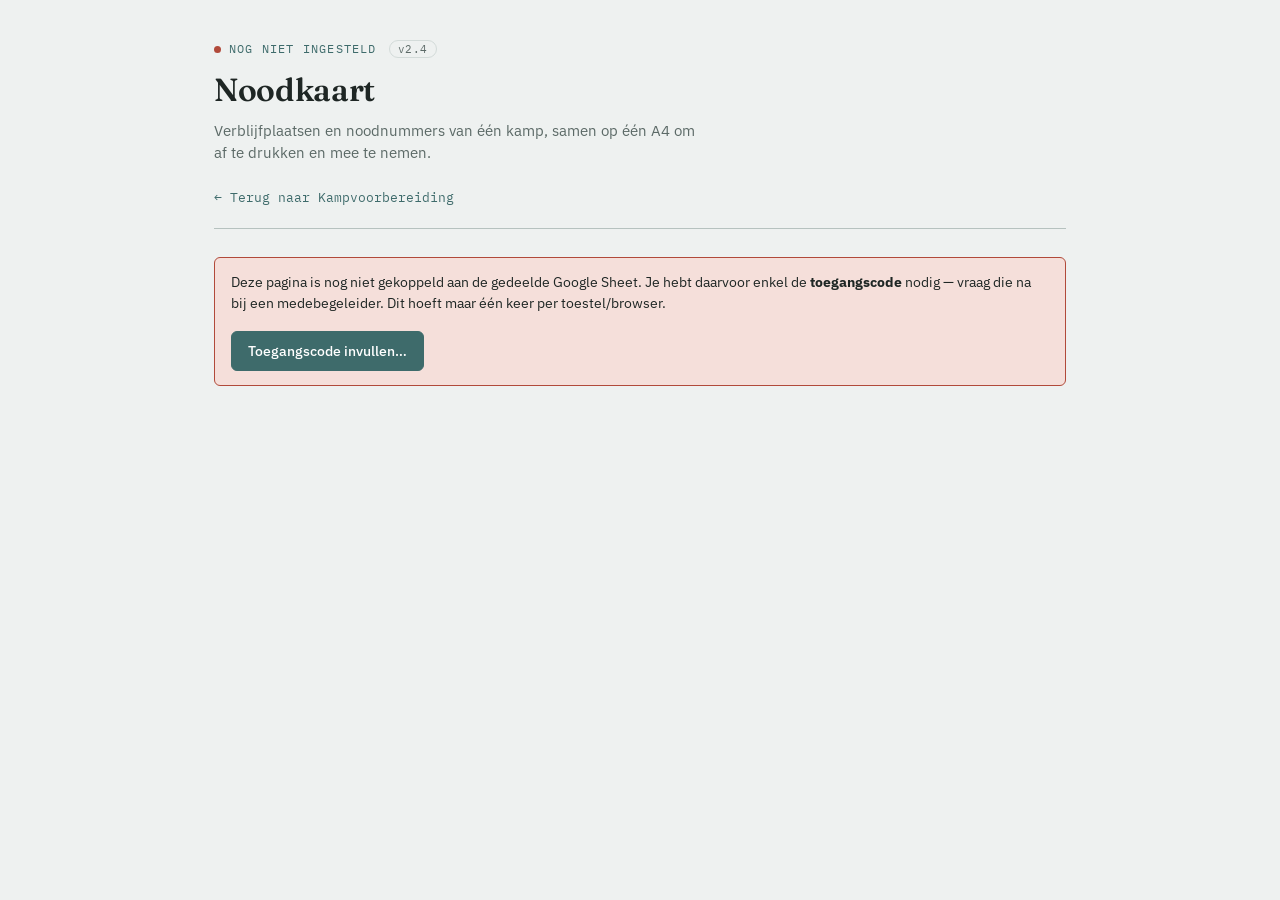
<file: noodkaart.html>
<!doctype html>
<meta charset="utf-8">
<meta name="viewport" content="width=device-width, initial-scale=1">
<meta name="robots" content="noindex, nofollow">
<title>Noodkaart</title>
<link rel="stylesheet" href="shared.css">
<link rel="stylesheet" href="https://fonts.googleapis.com/css2?family=Fraunces:opsz,wght@9..144,500;9..144,600;9..144,700&family=IBM+Plex+Sans:wght@400;500;600&family=IBM+Plex+Mono:wght@400;500&display=swap">

<style>
  .preview-title{ font-size: 13px; font-family: var(--font-mono); text-transform: uppercase; letter-spacing:.06em; color: var(--ink-soft); margin: 30px 0 10px; font-weight: 500; }

  /* ---- de kaart zelf ---- */
  .nk-card{ background: var(--surface); border: 1px solid var(--line); border-radius: 8px; padding: 28px 30px; }
  .nk-head{ display:flex; justify-content:space-between; align-items:flex-start; gap: 16px; border-bottom: 3px solid var(--bad); padding-bottom: 12px; margin-bottom: 16px; }
  .nk-label{ font-family: var(--font-mono); font-size: 12px; letter-spacing: .14em; text-transform: uppercase; color: var(--bad); font-weight: 500; }
  .nk-head h1{ font-size: 25px; margin-top: 2px; }
  .nk-sub{ color: var(--ink-soft); font-size: 13.5px; margin-top: 2px; }
  .nk-land{ font-family: var(--font-display); font-size: 19px; font-weight: 600; text-align: right; white-space: nowrap; }
  .nk-nummers{ display:grid; grid-template-columns: repeat(auto-fit, minmax(150px, 1fr)); gap: 10px; margin-bottom: 18px; }
  .nk-nr{ border: 2px solid var(--bad); border-radius: 7px; padding: 8px 12px; }
  .nk-nr .n{ display:block; font-family: var(--font-mono); font-size: 30px; font-weight: 500; line-height: 1.1; color: var(--bad); }
  .nk-nr .w{ display:block; font-size: 12.5px; line-height: 1.35; margin-top: 2px; }
  .nk-grid{ display:grid; grid-template-columns: 1fr 1fr; gap: 0 28px; }
  .nk-section{ margin-bottom: 16px; }
  .nk-section h2{ font-size: 11.5px; font-family: var(--font-mono); text-transform: uppercase; letter-spacing: .06em; color: var(--accent); border-bottom: 1px solid var(--line-strong); padding-bottom: 4px; margin-bottom: 7px; font-weight: 500; }
  .nk-rij{ display:flex; justify-content:space-between; gap: 12px; font-size: 13.5px; padding: 3px 0; border-bottom: 1px dashed var(--line); }
  .nk-rij:last-child{ border-bottom: none; }
  .nk-rij .k{ color: var(--ink-soft); }
  .nk-rij .v{ text-align: right; font-weight: 500; }
  .nk-rij .v small{ display:block; font-weight: 400; color: var(--ink-soft); font-size: 12px; }
  .nk-tel{ font-family: var(--font-mono); color: inherit; text-decoration: none; white-space: nowrap; }
  a.nk-tel:hover{ text-decoration: underline; }
  .nk-leeg{ color: var(--line-strong); font-weight: 400; }
  .nk-table{ width:100%; border-collapse: collapse; font-size: 13px; }
  .nk-table th{ text-align:left; font-family: var(--font-mono); font-size: 10.5px; text-transform: uppercase; letter-spacing:.04em; color: var(--ink-soft); font-weight: 500; padding: 3px 8px 4px 0; border-bottom: 1px solid var(--line); }
  .nk-table td{ padding: 5px 8px 5px 0; border-bottom: 1px dashed var(--line); vertical-align: top; }
  .nk-table tr:last-child td{ border-bottom: none; }
  .nk-table .type{ display:block; font-size: 11.5px; color: var(--ink-soft); }
  .nk-table .coords{ font-family: var(--font-mono); font-size: 12px; }
  .nk-med{ background: var(--surface-2); border-radius: 6px; padding: 10px 12px; font-size: 13.5px; }
  .nk-foot{ margin-top: 14px; padding-top: 8px; border-top: 1px solid var(--line); font-size: 11.5px; color: var(--ink-soft); display:flex; justify-content:space-between; gap: 12px; flex-wrap: wrap; }
  .nk-foot .let-op{ color: var(--bad); font-weight: 500; }

  @media (max-width: 640px){
    .nk-card{ padding: 20px 16px; }
    .nk-head{ flex-direction: column; gap: 4px; }
    .nk-land{ text-align: left; }
    .nk-grid{ grid-template-columns: 1fr; }
    .nk-table thead{ display:none; }
    .nk-table tr{ display:block; padding: 6px 0; border-bottom: 1px dashed var(--line); }
    .nk-table tr:last-child{ border-bottom: none; }
    .nk-table td{ display:block; border: none; padding: 1px 0; }
  }

  /* Afdrukken: enkel de kaart, zwart-wit, op één A4. */
  @page{ size: A4; margin: 12mm; }
  @media print {
    .no-print{ display:none !important; }
    html, body{ background: #fff; }
    body{ font-size: 12px; }
    .page{ max-width: none; padding: 0; }
    :root{ --ink: #000; --ink-soft: #444; --surface: #fff; --surface-2: #f1f1f1; --line: #bbb; --line-strong: #888; --accent: #000; --bad: #000; }
    .nk-card{ border: none; padding: 0; }
    .nk-nr .n{ font-size: 26px; }
    .nk-grid{ grid-template-columns: 1fr 1fr; }
    .nk-section, .nk-nr, .nk-table tr{ break-inside: avoid; }
  }
</style>

<div class="page">
  <header class="top no-print">
    <div>
      <div class="eyebrow"><span class="dot" id="conn-dot"></span><span id="conn-text">Verbinden…</span></div>
      <h1>Noodkaart</h1>
      <p class="dek" id="dek">Verblijfplaatsen en noodnummers van één kamp, samen op één A4 om af te drukken en mee te nemen.</p>
      <a class="top-link" id="back-link" href="kampvoorbereiding.html">← Terug naar Kampvoorbereiding</a>
    </div>
  </header>

  <div id="banner-slot" class="no-print"></div>
  <div id="page-slot"></div>

  <div class="save-bar no-print" hidden>
    <span class="save-status" id="save-status"></span>
    <div class="save-actions">
      <button class="btn" id="print-btn" type="button">Afdrukken</button>
      <button class="btn primary" id="save-btn" type="button" disabled>Opslaan</button>
    </div>
  </div>
</div>

<script src="shared.js"></script>
<script>
(function () {
  "use strict";

  var esc = KV.escapeHtml;
  var WEEKDAGEN = ["zo", "ma", "di", "wo", "do", "vr", "za"];

  var camp = null;
  var draft = null; // { stays: [...], emergency: {...} } — wat er nu op het scherm staat

  var page = KV.createEditPage({
    pagina: "noodkaart.html",
    huidig: function (c) { return { stays: c.stays, emergency: c.emergency }; },
    onKamp: function (c) {
      camp = c;
      draft = JSON.parse(JSON.stringify({ stays: c.stays, emergency: c.emergency }));
      // Nog geen land gekozen: afleiden uit de bestemming. Telt niet als
      // wijziging — zolang niemand opslaat, blijft dit gewoon een voorstel.
      if (!draft.emergency.land) draft.emergency.land = KV.landVoorNoodkaart(c.destination);
      document.title = "Noodkaart — " + c.name;
      document.getElementById("dek").textContent = c.name + (c.destination ? " · " + c.destination : "");
      if (c.archived) {
        var back = document.getElementById("back-link");
        back.href = "archief.html";
        back.textContent = "← Terug naar Archief";
      }
      renderAll();
    },
    velden: function () {
      // Enkel de gsm's van wie nu begeleider is: wie niet meer meegaat, hoort
      // niet meer op de kaart en ook niet in de Sheet.
      var gsms = {};
      begeleiders().forEach(function (naam) {
        var nr = (draft.emergency.gsms[naam] || "").trim();
        if (nr) gsms[naam] = nr;
      });
      draft.emergency.gsms = gsms;
      // Een busje zonder nummerplaat helpt niemand bij pech.
      draft.emergency.busjes = draft.emergency.busjes.filter(function (b) { return b.nummerplaat.trim(); });
      // Een plek zonder naam, telefoon of coördinaten is leeg, ook al kreeg
      // ze bij het toevoegen vanzelf een datum.
      return {
        stays: JSON.stringify(draft.stays.filter(function (s) {
          return s.naam.trim() || s.telefoon.trim() || s.coords.trim();
        })),
        emergency: JSON.stringify(draft.emergency)
      };
    },
    naOpslaan: function () {
      draft.stays = JSON.parse(JSON.stringify(camp.stays));
      renderAll();
    }
  });

  function begeleiders() { return KV.guideNames(camp && camp.guides); }

  function renderAll() {
    document.getElementById("page-slot").innerHTML =
      '<div class="no-print" id="form-wrap"></div>' +
      '<h2 class="preview-title no-print">Zo ziet de kaart eruit op papier</h2>' +
      '<div id="card-slot"></div>';
    renderForm();
    renderCard();
  }

  /* ---------------- formulier ---------------- */

  function veld(label, pad, opts) {
    opts = opts || {};
    var waarde = KV.leesPad(draft, pad) || "";
    var id = "f-" + pad.replace(/\./g, "-");
    return '<div class="form-field' + (opts.span2 ? " span2" : "") + '"><label for="' + id + '">' + esc(label) + '</label>' +
      '<input id="' + id + '" type="' + (opts.type || "text") + '" data-path="' + esc(pad) + '" value="' + esc(waarde) + '"' +
      (opts.placeholder ? ' placeholder="' + esc(opts.placeholder) + '"' : '') + '></div>';
  }

  function renderForm() {
    var e = draft.emergency;
    var land = KV.NOODNUMMERS[e.land];
    var namen = begeleiders();
    var nagekeken = KV.NOODNUMMERS_NAGEKEKEN.datum;

    document.getElementById("form-wrap").innerHTML =
      // --- land en nummers ter plaatse ---
      '<section class="form-section">' +
        '<h2>Land en nummers ter plaatse</h2>' +
        '<p class="hint">De algemene noodnummers komen vanzelf uit het land. Bergredding en ziekenhuis zoek je per kamp op, voor de vallei waar je zit.</p>' +
        '<div class="form-grid">' +
          '<div class="form-field"><label for="nk-land">Land</label><select id="nk-land">' +
            '<option value="">— kies het land —</option>' +
            Object.keys(KV.NOODNUMMERS).map(function (k) {
              return '<option value="' + k + '"' + (e.land === k ? " selected" : "") + '>' + esc(KV.NOODNUMMERS[k].label) + '</option>';
            }).join("") +
          '</select></div>' +
          '<div class="form-field"><label>Algemene nummers</label>' +
            (land
              ? '<ul class="nummers-ro">' + land.nummers.map(function (n) { return '<li><strong>' + esc(n.nr) + '</strong>' + esc(n.wat) + '</li>'; }).join("") + '</ul>'
              : '<span class="field-hint">Kies eerst het land. Tot dan staat enkel 112 op de kaart.</span>') +
          '</div>' +
        '</div>' +
        (nagekeken ? '' :
          '<div class="banner" style="margin:16px 0 0">De algemene nummers per land zijn <strong>nog niet nagekeken</strong> door een begeleider. ' +
          'Dat gebeurt één keer, in <code>shared.js</code> (zoek naar <code>NOODNUMMERS</code>). Tot dan staat dat ook onderaan de afgedrukte kaart.</div>') +
        '<h3>Bergredding ter plaatse</h3>' +
        '<div class="form-grid">' +
          veld("Naam", "emergency.bergredding.naam", { placeholder: "bv. PGHM Briançon" }) +
          veld("Telefoon", "emergency.bergredding.telefoon", { type: "tel", placeholder: "+33 …" }) +
        '</div>' +
        '<h3>Dichtstbijzijnde ziekenhuis</h3>' +
        '<div class="form-grid">' +
          veld("Naam", "emergency.ziekenhuis.naam", { placeholder: "bv. Centre hospitalier de Briançon" }) +
          veld("Telefoon", "emergency.ziekenhuis.telefoon", { type: "tel" }) +
          veld("Adres", "emergency.ziekenhuis.adres", { span2: true }) +
        '</div>' +
      '</section>' +

      // --- verblijfplaatsen ---
      '<section class="form-section">' +
        '<h2>Verblijfplaatsen</h2>' +
        '<p class="hint">Vul ze in zodra ze geboekt zijn. Ze komen op de noodkaart én staan na het kamp al klaar in de terugblik. ' +
          'Coördinaten als breedte, lengte (bv. <code>44.9812, 6.6021</code>): in Google Maps rechtsklikken op de plek en het eerste getal kopiëren.</p>' +
        '<div class="row-list">' + draft.stays.map(renderStayRow).join("") + '</div>' +
        '<button type="button" class="add-step" id="nk-add-stay">+ verblijfplaats toevoegen</button>' +
      '</section>' +

      // --- contacten ---
      '<section class="form-section">' +
        '<h2>Contacten</h2>' +
        '<h3>Gsm van de begeleiders</h3>' +
        (namen.length
          ? '<div class="form-grid">' + namen.map(function (naam, i) {
              return '<div class="form-field"><label>' + esc(naam) + '</label>' +
                '<input type="tel" data-gsm="' + i + '" value="' + esc(e.gsms[naam] || "") + '" placeholder="+32 …"></div>';
            }).join("") + '</div>'
          : '<p class="hint">Dit kamp heeft nog geen begeleiders. Voeg ze toe via <strong>Bewerken</strong> op de kampkaart; daarna verschijnt hier een veld per persoon.</p>') +
        '<h3>Achterwacht in België</h3>' +
        '<p class="hint">Wie thuis bereikbaar blijft en ouders en klimzaal kan verwittigen. Leeg laten mag: dan verschijnt dit niet op de kaart.</p>' +
        '<div class="form-grid">' +
          veld("Naam", "emergency.achterwacht.naam") +
          veld("Telefoon", "emergency.achterwacht.telefoon", { type: "tel" }) +
        '</div>' +
        '<h3>Klimzaal</h3>' +
        '<div class="form-grid">' +
          veld("Contactpersoon", "emergency.klimzaal.naam") +
          veld("Telefoon", "emergency.klimzaal.telefoon", { type: "tel" }) +
        '</div>' +
        '<h3>Verzekering / bijstand</h3>' +
        '<div class="form-grid cols-3">' +
          veld("Maatschappij", "emergency.verzekering.naam") +
          veld("Polisnummer", "emergency.verzekering.polis") +
          veld("Noodnummer bijstand", "emergency.verzekering.telefoon", { type: "tel" }) +
        '</div>' +
      '</section>' +

      // --- busjes ---
      '<section class="form-section">' +
        '<h2>Busjes en pechbijstand</h2>' +
        '<p class="hint">Bij pech of een ongeval vraagt de pechdienst meteen de nummerplaat. Deze gegevens gaan mee als je het kamp dupliceert.</p>' +
        '<div class="form-grid">' +
          veld("Pechbijstand", "emergency.pechbijstand.naam", { placeholder: "bv. Touring (via klimzaal)" }) +
          veld("Telefoon pechbijstand", "emergency.pechbijstand.telefoon", { type: "tel" }) +
        '</div>' +
        '<h3>Busjes</h3>' +
        '<div class="row-list">' + e.busjes.map(function (b, i) {
          return '<div class="row-item">' +
            '<div class="row-item-head"><span>Busje ' + (i + 1) + '</span>' +
              '<button type="button" class="row-del" data-bus-del="' + i + '">Verwijderen</button></div>' +
            '<div class="form-grid">' +
              '<div class="form-field"><label>Naam</label><input type="text" data-bus="' + i + '" data-key="naam" value="' + esc(b.naam) + '" placeholder="bv. bus 1 (wit)"></div>' +
              '<div class="form-field"><label>Nummerplaat</label><input type="text" data-bus="' + i + '" data-key="nummerplaat" value="' + esc(b.nummerplaat) + '" placeholder="1-ABC-123"></div>' +
            '</div>' +
          '</div>';
        }).join("") + '</div>' +
        '<button type="button" class="add-step" id="nk-add-bus">+ busje toevoegen</button>' +
      '</section>' +

      // --- medische fiches ---
      '<section class="form-section">' +
        '<h2>Medische fiches</h2>' +
        '<p class="hint">Enkel <strong>waar</strong> de fiches zich bevinden. Geen medische gegevens van deelnemers hier: die blijven op de fiches zelf.</p>' +
        '<div class="form-grid">' +
          veld("Waar liggen ze?", "emergency.medischeFiches", { span2: true, placeholder: "bv. rode map in bus 1, bij Jochen" }) +
        '</div>' +
      '</section>';

    bindForm();
  }

  function renderStayRow(s, i) {
    return '<div class="row-item" data-stay-row="' + i + '">' +
      '<div class="row-item-head"><span>Verblijfplaats ' + (i + 1) + '</span>' +
        '<button type="button" class="row-del" data-stay-del="' + i + '">Verwijderen</button></div>' +
      '<div class="form-grid cols-3">' +
        '<div class="form-field span2"><label>Naam</label><input type="text" data-stay="' + i + '" data-key="naam" value="' + esc(s.naam) + '" placeholder="bv. Refuge Terre Rouge"></div>' +
        '<div class="form-field"><label>Type</label><select data-stay="' + i + '" data-key="type">' +
          Object.keys(KV.VERBLIJF_TYPES).map(function (k) {
            return '<option value="' + k + '"' + (s.type === k ? " selected" : "") + '>' + esc(KV.VERBLIJF_TYPES[k]) + '</option>';
          }).join("") +
        '</select></div>' +
        '<div class="form-field"><label>Eerste nacht</label><input type="date" data-stay="' + i + '" data-key="datum" value="' + esc(s.datum) + '"></div>' +
        '<div class="form-field"><label>Aantal nachten</label><input type="number" min="1" step="1" data-stay="' + i + '" data-key="nachten" value="' + esc(s.nachten) + '"></div>' +
        '<div class="form-field"><label>Telefoon</label><input type="tel" data-stay="' + i + '" data-key="telefoon" value="' + esc(s.telefoon) + '"></div>' +
        '<div class="form-field span2"><label>Coördinaten</label><input type="text" data-stay="' + i + '" data-key="coords" value="' + esc(s.coords) + '" placeholder="44.9812, 6.6021"></div>' +
      '</div>' +
    '</div>';
  }

  function bindForm() {
    var wrap = document.getElementById("form-wrap");

    wrap.querySelectorAll("[data-path]").forEach(function (inp) {
      inp.addEventListener("input", function () {
        KV.zetPad(draft, inp.getAttribute("data-path"), inp.value);
        changed();
      });
    });
    wrap.querySelectorAll("[data-gsm]").forEach(function (inp) {
      inp.addEventListener("input", function () {
        draft.emergency.gsms[begeleiders()[Number(inp.getAttribute("data-gsm"))]] = inp.value;
        changed();
      });
    });
    wrap.querySelectorAll("[data-stay]").forEach(function (inp) {
      var ev = inp.tagName === "SELECT" ? "change" : "input";
      inp.addEventListener(ev, function () {
        var s = draft.stays[Number(inp.getAttribute("data-stay"))];
        var key = inp.getAttribute("data-key");
        s[key] = key === "nachten" ? Math.max(1, parseInt(inp.value, 10) || 1) : inp.value;
        changed();
      });
    });
    wrap.querySelectorAll("[data-stay-del]").forEach(function (btn) {
      btn.addEventListener("click", function () {
        var i = Number(btn.getAttribute("data-stay-del"));
        var s = draft.stays[i];
        if (s.naam.trim() && !window.confirm("Verblijfplaats \"" + s.naam.trim() + "\" verwijderen?")) return;
        draft.stays.splice(i, 1);
        page.markDirty();
        renderForm(); renderCard();
      });
    });
    wrap.querySelectorAll("[data-bus]").forEach(function (inp) {
      inp.addEventListener("input", function () {
        draft.emergency.busjes[Number(inp.getAttribute("data-bus"))][inp.getAttribute("data-key")] = inp.value;
        changed();
      });
    });
    wrap.querySelectorAll("[data-bus-del]").forEach(function (btn) {
      btn.addEventListener("click", function () {
        draft.emergency.busjes.splice(Number(btn.getAttribute("data-bus-del")), 1);
        page.markDirty();
        renderForm(); renderCard();
      });
    });
    document.getElementById("nk-add-bus").addEventListener("click", function () {
      draft.emergency.busjes.push(KV.normBusje({ naam: "Bus " + (draft.emergency.busjes.length + 1) }));
      page.markDirty();
      renderForm(); renderCard();
      var velden = document.querySelectorAll('[data-bus][data-key="nummerplaat"]');
      if (velden.length) velden[velden.length - 1].focus();
    });
    document.getElementById("nk-add-stay").addEventListener("click", function () {
      // Een nieuwe plek start de dag na de vorige, dat is meestal juist bij een huttentocht.
      var vorige = draft.stays[draft.stays.length - 1];
      var datum = vorige && vorige.datum ? KV.shiftDate(vorige.datum, vorige.nachten) : "";
      draft.stays.push(KV.normVerblijf({ datum: datum }));
      page.markDirty();
      renderForm(); renderCard();
      var velden = document.querySelectorAll('[data-key="naam"]');
      if (velden.length) velden[velden.length - 1].focus();
    });
    document.getElementById("nk-land").addEventListener("change", function (ev) {
      draft.emergency.land = ev.target.value;
      page.markDirty();
      renderForm(); renderCard();
    });
  }

  function changed() { page.markDirty(); renderCard(); }

  /* ---------------- de kaart ---------------- */

  function leeg() { return '<span class="nk-leeg">—</span>'; }

  function tel(nr) {
    nr = (nr || "").trim();
    if (!nr) return leeg();
    return '<a class="nk-tel" href="tel:' + esc(nr.replace(/[^\d+]/g, "")) + '">' + esc(nr) + '</a>';
  }

  function rij(k, v) { return '<div class="nk-rij"><span class="k">' + esc(k) + '</span><span class="v">' + v + '</span></div>'; }

  function naamEnTel(c) {
    if (!c.naam.trim() && !c.telefoon.trim()) return leeg();
    return (c.telefoon.trim() ? tel(c.telefoon) : leeg()) + (c.naam.trim() ? '<small>' + esc(c.naam) + '</small>' : '');
  }

  function datumKort(d) {
    var s = KV.normalizeDateStr(d);
    if (!s) return "";
    var p = s.split("-");
    var wd = new Date(Date.UTC(Number(p[0]), Number(p[1]) - 1, Number(p[2]))).getUTCDay();
    return WEEKDAGEN[wd] + " " + p[2] + "/" + p[1];
  }

  function renderCard() {
    var e = draft.emergency;
    var land = KV.NOODNUMMERS[e.land];
    var nummers = land ? land.nummers : [{ nr: "112", wat: "Europees noodnummer (land nog niet ingevuld)" }];
    var range = camp.startDate ? KV.formatDateNL(camp.startDate) + (camp.endDate ? " → " + KV.formatDateNL(camp.endDate) : "") : "";
    var verblijven = draft.stays.filter(function (s) { return s.naam.trim() || s.telefoon.trim() || s.coords.trim(); })
      .slice().sort(function (a, b) { return (a.datum || "9999") < (b.datum || "9999") ? -1 : (a.datum === b.datum ? 0 : 1); });
    var namen = begeleiders();
    var heeftAchterwacht = e.achterwacht.naam.trim() || e.achterwacht.telefoon.trim();
    var nagekeken = KV.NOODNUMMERS_NAGEKEKEN;
    var vz = e.verzekering;
    var busjes = e.busjes.filter(function (b) { return b.nummerplaat.trim(); });

    document.getElementById("card-slot").innerHTML =
      '<article class="nk-card">' +
        '<header class="nk-head">' +
          '<div><div class="nk-label">Noodkaart</div><h1>' + esc(camp.name) + '</h1>' +
            '<div class="nk-sub">' + esc([camp.destination, range].filter(Boolean).join(" · ")) + '</div></div>' +
          '<div class="nk-land">' + (land ? esc(land.label) : '') + '</div>' +
        '</header>' +

        '<div class="nk-nummers">' + nummers.map(function (n) {
          return '<div class="nk-nr"><a class="n nk-tel" href="tel:' + esc(n.nr) + '">' + esc(n.nr) + '</a><span class="w">' + esc(n.wat) + '</span></div>';
        }).join("") + '</div>' +

        '<div class="nk-grid">' +
          '<section class="nk-section"><h2>Ter plaatse</h2>' +
            rij("Bergredding", naamEnTel(e.bergredding)) +
            rij("Ziekenhuis", (e.ziekenhuis.telefoon.trim() ? tel(e.ziekenhuis.telefoon) : (e.ziekenhuis.naam.trim() ? "" : leeg())) +
              (e.ziekenhuis.naam.trim() ? '<small>' + esc(e.ziekenhuis.naam) + '</small>' : '') +
              (e.ziekenhuis.adres.trim() ? '<small>' + esc(e.ziekenhuis.adres) + '</small>' : '')) +
          '</section>' +
          '<section class="nk-section"><h2>Begeleiders</h2>' +
            (namen.length ? namen.map(function (naam) { return rij(naam, tel(e.gsms[naam])); }).join("") : rij("Nog geen begeleiders", leeg())) +
          '</section>' +
        '</div>' +

        '<section class="nk-section"><h2>Verblijfplaatsen</h2>' +
          (verblijven.length
            ? '<table class="nk-table"><thead><tr><th>Nacht</th><th>Naam</th><th>Telefoon</th><th>Coördinaten</th></tr></thead><tbody>' +
                verblijven.map(function (s) {
                  return '<tr>' +
                    '<td>' + (s.datum ? esc(datumKort(s.datum)) + (s.nachten > 1 ? ' <span class="type">' + s.nachten + ' nachten</span>' : '') : leeg()) + '</td>' +
                    '<td>' + (s.naam.trim() ? esc(s.naam) : leeg()) + '<span class="type">' + esc(KV.VERBLIJF_TYPES[s.type]) + '</span></td>' +
                    '<td>' + tel(s.telefoon) + '</td>' +
                    '<td class="coords">' + (s.coords.trim() ? esc(s.coords) : leeg()) + '</td>' +
                  '</tr>';
                }).join("") +
              '</tbody></table>'
            : rij("Nog geen verblijfplaatsen ingevuld", leeg())) +
        '</section>' +

        '<div class="nk-grid">' +
          '<section class="nk-section"><h2>Thuisfront</h2>' +
            (heeftAchterwacht ? rij("Achterwacht", naamEnTel(e.achterwacht)) : '') +
            rij("Klimzaal", naamEnTel(e.klimzaal)) +
          '</section>' +
          '<section class="nk-section"><h2>Verzekering / bijstand</h2>' +
            rij("Noodnummer", tel(vz.telefoon)) +
            rij("Polis", vz.polis.trim() ? '<span class="nk-tel">' + esc(vz.polis) + '</span>' : leeg()) +
            (vz.naam.trim() ? rij("Maatschappij", esc(vz.naam)) : '') +
          '</section>' +
        '</div>' +

        '<div class="nk-grid">' +
          '<section class="nk-section"><h2>Busjes</h2>' +
            rij("Pechbijstand", naamEnTel(e.pechbijstand)) +
            (busjes.length
              ? busjes.map(function (b) { return rij(b.naam.trim() || "Busje", '<span class="nk-tel">' + esc(b.nummerplaat) + '</span>'); }).join("")
              : rij("Nummerplaten", leeg())) +
          '</section>' +
          '<section class="nk-section"><h2>Medische fiches</h2>' +
            '<div class="nk-med">' + (e.medischeFiches.trim() ? esc(e.medischeFiches) : leeg()) + '</div>' +
          '</section>' +
        '</div>' +

        '<footer class="nk-foot">' +
          (nagekeken.datum
            ? '<span>Algemene noodnummers nagekeken op ' + esc(KV.formatDateNL(nagekeken.datum)) + (nagekeken.door ? ' door ' + esc(nagekeken.door) : '') + '</span>'
            : '<span class="let-op">Let op: de algemene noodnummers zijn nog niet nagekeken.</span>') +
          '<span>Afgedrukt op ' + esc(KV.formatDateNL(KV.todayStr())) + '</span>' +
        '</footer>' +
      '</article>';
  }

  document.getElementById("print-btn").addEventListener("click", function () {
    if (page.isDirty() && !window.confirm("Er zijn nog niet-opgeslagen wijzigingen. De kaart wordt afgedrukt zoals ze nu op het scherm staat, maar de wijzigingen zijn nog niet bewaard. Toch afdrukken?")) return;
    window.print();
  });

  page.start();
})();
</script>
</file>
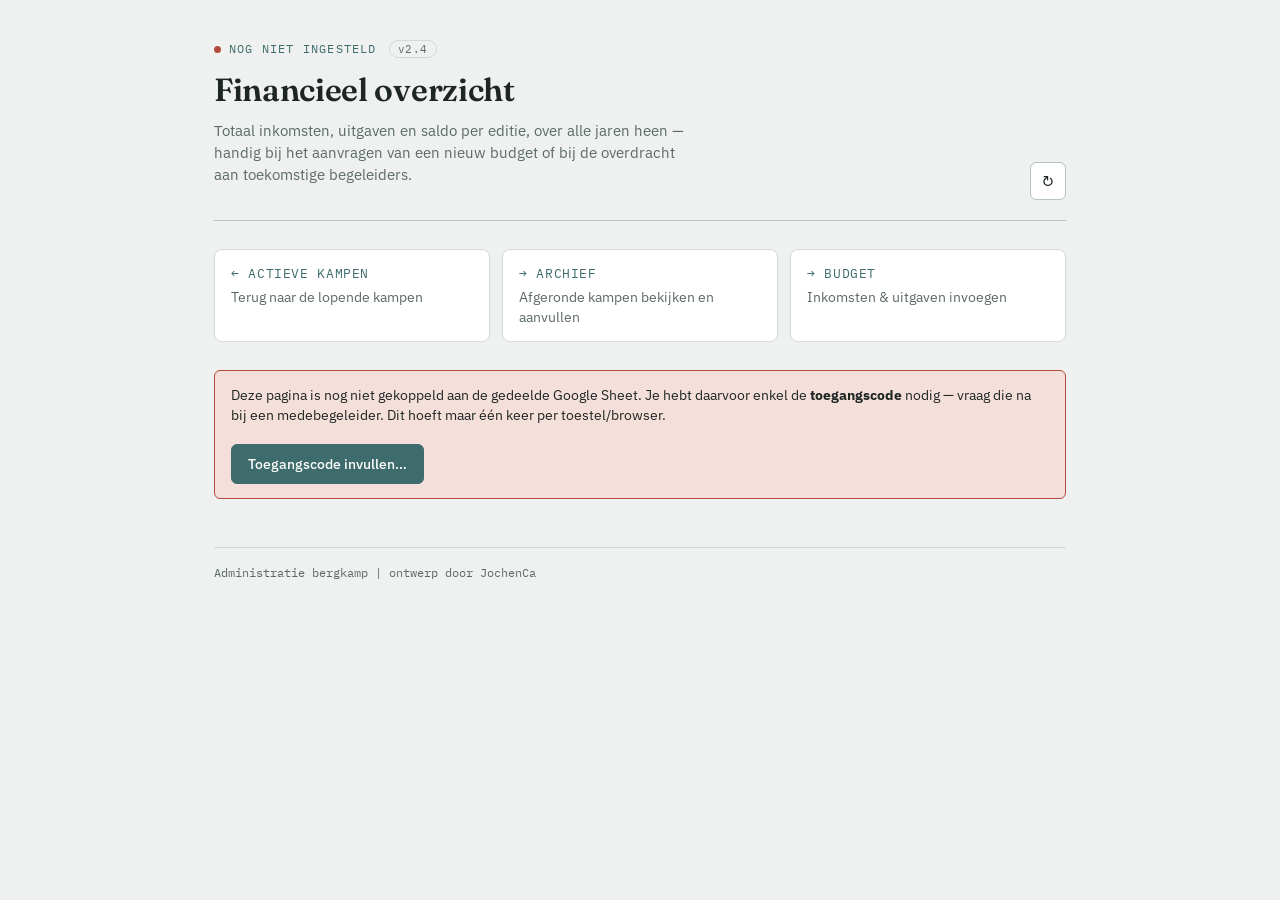
<file: overzicht.html>
<!doctype html>
<meta charset="utf-8">
<meta name="viewport" content="width=device-width, initial-scale=1">
<meta name="robots" content="noindex, nofollow">
<title>Financieel overzicht — Kampvoorbereiding</title>
<link rel="stylesheet" href="shared.css">
<link rel="stylesheet" href="https://fonts.googleapis.com/css2?family=Fraunces:opsz,wght@9..144,500;9..144,600;9..144,700&family=IBM+Plex+Sans:wght@400;500;600&family=IBM+Plex+Mono:wght@400;500&display=swap">

<div class="page">
  <header class="top">
    <div>
      <div class="eyebrow"><span class="dot" id="conn-dot"></span><span id="conn-text">Verbinden…</span></div>
      <h1>Financieel overzicht</h1>
      <p class="dek">Totaal inkomsten, uitgaven en saldo per editie, over alle jaren heen — handig bij het aanvragen van een nieuw budget of bij de overdracht aan toekomstige begeleiders.</p>
    </div>
    <div class="head-actions">
      <button class="btn icon" id="refresh-btn" type="button" title="Nu vernieuwen">↻</button>
    </div>
  </header>

  <div class="nav-tiles">
    <a class="nav-tile" href="kampvoorbereiding.html">
      <span class="nav-tile-title">← Actieve kampen</span>
      <span class="nav-tile-desc">Terug naar de lopende kampen</span>
    </a>
    <a class="nav-tile" href="archief.html">
      <span class="nav-tile-title">→ Archief</span>
      <span class="nav-tile-desc">Afgeronde kampen bekijken en aanvullen</span>
    </a>
    <a class="nav-tile" href="budget.html">
      <span class="nav-tile-title">→ Budget</span>
      <span class="nav-tile-desc">Inkomsten &amp; uitgaven invoegen</span>
    </a>
  </div>

  <div id="banner-slot"></div>
  <div id="overzicht-slot"></div>

  <footer class="foot">Administratie bergkamp | ontwerp door JochenCa</footer>
</div>

<script src="shared.js"></script>
<script>
(function () {
  "use strict";

  var camps = [], income = [], expenses = [];

  var runtime = KV.createPageRuntime({
    onData: function (data) { camps = data.camps; income = data.income; expenses = data.expenses; },
    render: function () { renderOverzicht(); }
  });

  /** Sommeert de uitgaven van één kamp per vaste categorie (EXPENSE_CATEGORIES) —
   *  een "Andere"-uitgave met een eigen omschrijving telt hier gewoon mee onder
   *  "Andere", dit overzicht gaat over totalen, niet over de vrije tekst erbij. */
  function campCategoryTotals(campId) {
    var totals = {};
    KV.EXPENSE_CATEGORIES.forEach(function (c) { totals[c] = 0; });
    expenses.filter(function (x) { return x.campId === campId; }).forEach(function (x) {
      var cat = KV.EXPENSE_CATEGORIES.indexOf(x.category) !== -1 ? x.category : "Andere";
      totals[cat] += x.amount;
    });
    return totals;
  }

  function renderOverzicht() {
    var slot = document.getElementById("overzicht-slot");
    if (KV.SETUP_NEEDED) { slot.innerHTML = ""; return; }
    if (camps.length === 0) {
      if (runtime.state() === "ok") slot.innerHTML = '<div class="empty"><h3>Nog geen kampen</h3><p>Zodra er kampen met budgetgegevens zijn, verschijnt hier het overzicht per editie.</p></div>';
      else slot.innerHTML = "";
      return;
    }

    var sorted = camps.slice().sort(function (a, b) {
      if (a.startDate && b.startDate) return a.startDate < b.startDate ? -1 : 1;
      if (a.startDate) return -1;
      if (b.startDate) return 1;
      return (a.name || "").localeCompare(b.name || "");
    });

    var rows = sorted.map(function (c) {
      var cat = campCategoryTotals(c.id);
      var inc = income.filter(function (i) { return i.campId === c.id; }).reduce(function (s, i) { return s + i.amount; }, 0);
      var exp = KV.EXPENSE_CATEGORIES.reduce(function (s, k) { return s + cat[k]; }, 0);
      return { camp: c, cat: cat, inc: inc, exp: exp, balance: inc - exp };
    });

    // Gemiddelden enkel over edities die al effectief budgetgegevens hebben —
    // een gloednieuw kamp zonder ingevoerd bedrag zou het gemiddelde anders
    // kunstmatig omlaag trekken, terwijl daar simpelweg nog niets is ingevuld.
    var withData = rows.filter(function (r) { return r.inc > 0 || r.exp > 0; });
    var avg = { cat: {}, inc: 0, exp: 0, balance: 0 };
    KV.EXPENSE_CATEGORIES.forEach(function (k) { avg.cat[k] = 0; });
    if (withData.length) {
      withData.forEach(function (r) {
        avg.inc += r.inc; avg.exp += r.exp; avg.balance += r.balance;
        KV.EXPENSE_CATEGORIES.forEach(function (k) { avg.cat[k] += r.cat[k]; });
      });
      avg.inc /= withData.length; avg.exp /= withData.length; avg.balance /= withData.length;
      KV.EXPENSE_CATEGORIES.forEach(function (k) { avg.cat[k] /= withData.length; });
    }

    slot.innerHTML =
      '<div class="table-wrap"><table class="overzicht-table">' +
        '<thead><tr>' +
          '<th>Editie</th><th>Datum</th>' +
          KV.EXPENSE_CATEGORIES.map(function (k) { return '<th>' + KV.escapeHtml(k) + '</th>'; }).join("") +
          '<th>Inkomsten</th><th>Uitgaven</th><th>Saldo</th>' +
        '</tr></thead>' +
        '<tbody>' + rows.map(function (r) {
          return '<tr' + (r.camp.archived ? ' class="is-archived"' : '') + '>' +
            '<td>' + KV.escapeHtml(r.camp.name) + '<span class="ov-type">' + KV.escapeHtml(KV.typeLabel(r.camp)) + (r.camp.archived ? ' · archief' : '') + '</span></td>' +
            '<td>' + KV.escapeHtml(KV.formatDateNL(r.camp.startDate) || "—") + '</td>' +
            KV.EXPENSE_CATEGORIES.map(function (k) { return '<td>' + (r.cat[k] ? KV.formatEUR(r.cat[k]) : '—') + '</td>'; }).join("") +
            '<td class="ov-good">' + KV.formatEUR(r.inc) + '</td>' +
            '<td>' + KV.formatEUR(r.exp) + '</td>' +
            '<td class="' + (r.balance < 0 ? 'ov-bad' : 'ov-good') + '">' + KV.formatEUR(r.balance) + '</td>' +
          '</tr>';
        }).join("") + '</tbody>' +
        (withData.length ? '<tfoot><tr>' +
          '<td>Gemiddelde</td><td>' + withData.length + ' editie' + (withData.length === 1 ? "" : "s") + '</td>' +
          KV.EXPENSE_CATEGORIES.map(function (k) { return '<td>' + (avg.cat[k] ? KV.formatEUR(avg.cat[k]) : '—') + '</td>'; }).join("") +
          '<td>' + KV.formatEUR(avg.inc) + '</td><td>' + KV.formatEUR(avg.exp) + '</td>' +
          '<td class="' + (avg.balance < 0 ? 'ov-bad' : 'ov-good') + '">' + KV.formatEUR(avg.balance) + '</td>' +
        '</tr></tfoot>' : '') +
      '</table></div>';
  }

  runtime.start();
})();
</script>
</file>
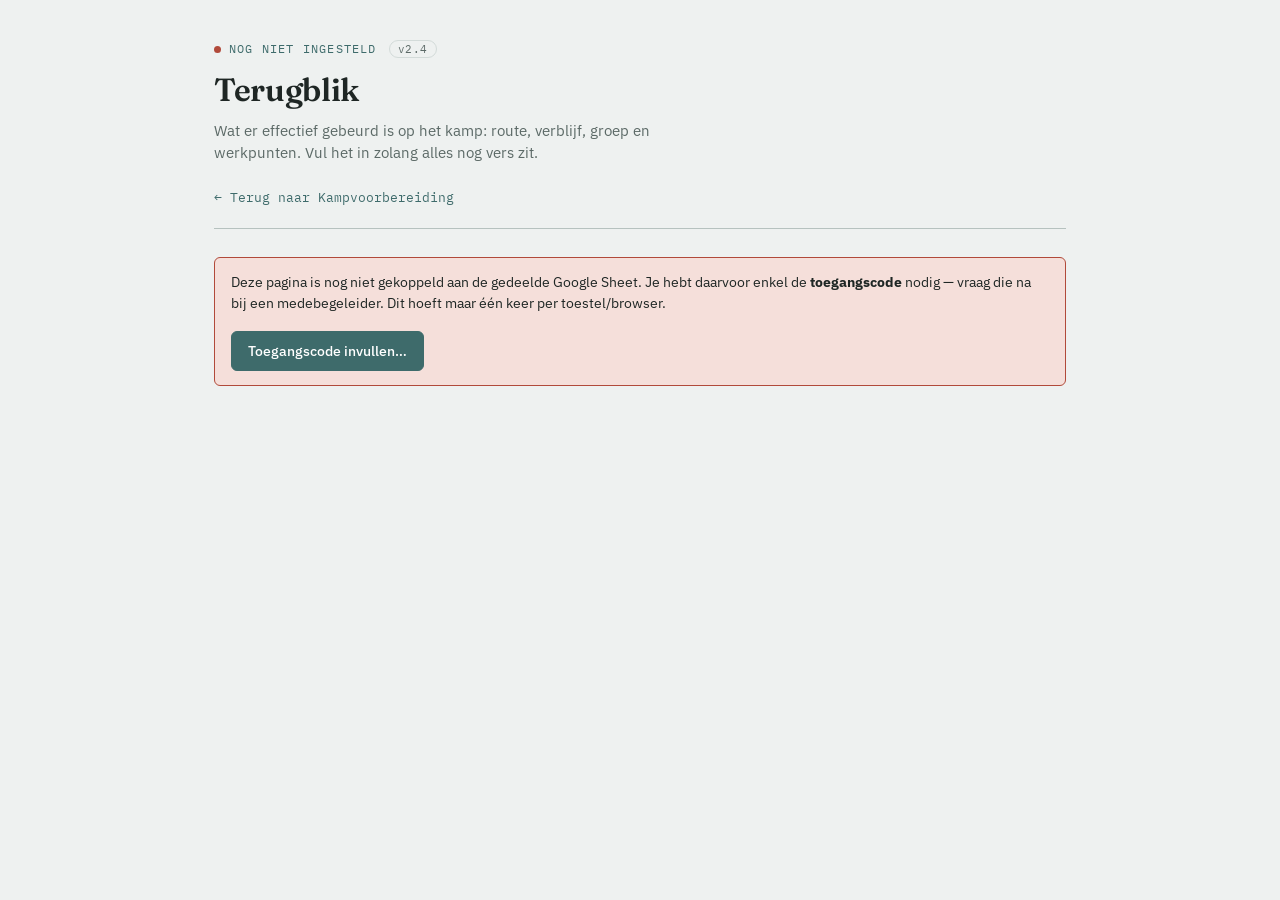
<file: terugblik.html>
<!doctype html>
<meta charset="utf-8">
<meta name="viewport" content="width=device-width, initial-scale=1">
<meta name="robots" content="noindex, nofollow">
<title>Terugblik</title>
<link rel="stylesheet" href="shared.css">
<link rel="stylesheet" href="https://fonts.googleapis.com/css2?family=Fraunces:opsz,wght@9..144,500;9..144,600;9..144,700&family=IBM+Plex+Sans:wght@400;500;600&family=IBM+Plex+Mono:wght@400;500&display=swap">

<style>
  .md-preview summary{ cursor: pointer; font-family: var(--font-mono); font-size: 12.5px; text-transform: uppercase; letter-spacing: .05em; color: var(--accent); }
  .md-preview pre{ margin: 12px 0 0; padding: 14px 16px; background: var(--surface-2); border-radius: 6px; font-family: var(--font-mono); font-size: 12.5px; line-height: 1.5; white-space: pre-wrap; overflow-wrap: anywhere; max-height: 480px; overflow-y: auto; }
  .tb-meta{ font-size: 13px; color: var(--ink-soft); }
  .index-regel{ margin-top: 12px; display:flex; flex-direction:column; gap: 6px; align-items:flex-start; }
  .index-regel textarea{ width: 100%; font-family: var(--font-mono); font-size: 12.5px; padding: 8px 10px; border-radius: 5px; border: 1px solid var(--line-strong); background: var(--surface); color: var(--ink); resize: vertical; }
  @media (max-width: 640px){ .index-regel textarea{ font-size: 16px; } }
</style>

<div class="page">
  <header class="top">
    <div>
      <div class="eyebrow"><span class="dot" id="conn-dot"></span><span id="conn-text">Verbinden…</span></div>
      <h1>Terugblik</h1>
      <p class="dek" id="dek">Wat er effectief gebeurd is op het kamp: route, verblijf, groep en werkpunten. Vul het in zolang alles nog vers zit.</p>
      <a class="top-link" id="back-link" href="kampvoorbereiding.html">← Terug naar Kampvoorbereiding</a>
    </div>
  </header>

  <div id="banner-slot"></div>
  <div id="export-slot"></div>
  <div id="page-slot"></div>

  <div class="save-bar" hidden>
    <span class="save-status" id="save-status"></span>
    <div class="save-actions">
      <button class="btn" id="export-btn" type="button" title="Downloadt een .md-bestand in het formaat van de routedatabank">Exporteer naar databank</button>
      <button class="btn primary" id="save-btn" type="button" disabled>Opslaan</button>
    </div>
  </div>
</div>

<script src="shared.js"></script>
<script>
(function () {
  "use strict";

  var esc = KV.escapeHtml;

  var camp = null;
  var draft = null; // de terugblik zoals hij nu op het scherm staat

  var page = KV.createEditPage({
    pagina: "terugblik.html",
    huidig: function (c) { return { review: c.review }; },
    nooitOpgeslagen: function (c) { return !KV.heeftTerugblik(c); },
    onKamp: function (c) {
      camp = c;
      // Bestaat er al een terugblik, dan komen verblijfplaatsen die later nog
      // bij het kamp kwamen er alsnog bij. Anders: een voorstel op basis van
      // wat er al bekend is. In beide gevallen telt dat niet als wijziging.
      draft = c.review
        ? KV.vulPlekkenAan(JSON.parse(JSON.stringify(c.review)), c.stays)
        : KV.nieuweTerugblik(c);
      document.title = "Terugblik — " + c.name;
      document.getElementById("dek").textContent = c.name + (c.destination ? " · " + c.destination : "") +
        (c.startDate ? " · " + KV.formatDateNL(c.startDate) + (c.endDate ? " → " + KV.formatDateNL(c.endDate) : "") : "");
      if (c.archived) {
        var back = document.getElementById("back-link");
        back.href = "archief.html";
        back.textContent = "← Terug naar Archief";
      }
      renderForm();
    },
    velden: function () {
      draft.bijgewerkt = KV.todayStr();
      var bewaar = JSON.parse(JSON.stringify(draft));
      // Volledig lege rijen hoeven niet bewaard te worden.
      bewaar.dagen = bewaar.dagen.filter(function (d) {
        return Object.keys(d).some(function (k) { return String(d[k]).trim(); });
      });
      bewaar.plekken = bewaar.plekken.filter(function (p) { return p.naam.trim() || p.contact.trim() || p.ervaring.trim(); });
      return { review: JSON.stringify(bewaar) };
    },
    naOpslaan: function () {
      draft = JSON.parse(JSON.stringify(camp.review));
      if (!draft.dagen.length) draft.dagen.push(KV.normDag());
      renderForm();
    }
  });

  /* ---------------- formulier ---------------- */

  function tekstveld(label, pad, opts) {
    opts = opts || {};
    var id = "f-" + pad.replace(/\./g, "-");
    var waarde = KV.leesPad(draft, pad) || "";
    var invoer = opts.rows
      ? '<textarea id="' + id + '" rows="' + opts.rows + '" data-path="' + esc(pad) + '"' + (opts.placeholder ? ' placeholder="' + esc(opts.placeholder) + '"' : '') + '>' + esc(waarde) + '</textarea>'
      : '<input id="' + id + '" type="text" data-path="' + esc(pad) + '" value="' + esc(waarde) + '"' +
        (opts.inputmode ? ' inputmode="' + opts.inputmode + '"' : '') +
        (opts.list ? ' list="' + opts.list + '"' : '') +
        (opts.placeholder ? ' placeholder="' + esc(opts.placeholder) + '"' : '') + '>';
    return '<div class="form-field' + (opts.span2 ? " span2" : "") + '"><label for="' + id + '">' + esc(label) + '</label>' + invoer + '</div>';
  }

  function renderForm() {
    var namen = KV.guideNames(camp.guides);
    var r = draft;

    document.getElementById("page-slot").innerHTML =
      '<section class="form-section">' +
        '<h2>Algemeen</h2>' +
        '<p class="tb-meta">' + (KV.heeftTerugblik(camp)
          ? 'Laatst opgeslagen op ' + esc(KV.formatDateNL(camp.review.bijgewerkt)) + (camp.review.door ? ' door ' + esc(camp.review.door) : '') + '.'
          : 'Nog nooit opgeslagen. Wat al ingevuld staat, komt uit de verblijfplaatsen en de begeleiders van dit kamp.') + '</p>' +
        '<div class="form-grid">' +
          tekstveld("Ingevuld door", "door", { list: "tb-begeleiders" }) +
        '</div>' +
        '<datalist id="tb-begeleiders">' + namen.map(function (n) { return '<option value="' + esc(n) + '">'; }).join("") + '</datalist>' +
      '</section>' +

      '<section class="form-section">' +
        '<h2>Route per dag</h2>' +
        '<p class="hint">Wat er effectief gestapt werd, niet wat gepland was. Heb je een GPX, neem de cijfers daaruit over: die zijn preciezer dan een schatting.</p>' +
        '<div class="row-list">' + r.dagen.map(renderDag).join("") + '</div>' +
        '<button type="button" class="add-step" id="tb-add-dag">+ dag toevoegen</button>' +
      '</section>' +

      '<section class="form-section">' +
        '<h2>Hutten &amp; camping</h2>' +
        '<p class="hint">Vooraf ingevuld met de verblijfplaatsen van de noodkaart. Een plek die daar niet stond, voeg je hier toe.</p>' +
        '<div class="row-list">' + r.plekken.map(renderPlek).join("") + '</div>' +
        '<button type="button" class="add-step" id="tb-add-plek">+ plek toevoegen</button>' +
      '</section>' +

      '<section class="form-section">' +
        '<h2>Groep &amp; niveau</h2>' +
        '<div class="form-grid">' +
          tekstveld("Aantal deelnemers", "groep.deelnemers", { inputmode: "numeric" }) +
          tekstveld("Aantal begeleiders", "groep.begeleiders", { inputmode: "numeric" }) +
          '<div class="form-field span2"><label>Deze route is geschikt voor</label><div class="check-row">' +
            Object.keys(KV.GESCHIKT_VOOR).map(function (k) {
              return '<label><input type="checkbox" data-geschikt="' + esc(k) + '"' + (r.groep.geschiktVoor.indexOf(k) !== -1 ? " checked" : "") + '> ' + esc(KV.GESCHIKT_VOOR[k]) + '</label>';
            }).join("") +
          '</div></div>' +
          tekstveld("Niveau van de groep", "groep.niveau", { span2: true, rows: 3, placeholder: "bv. vlotte groep, twee deelnemers met hoogtevrees op de graat van dag 2" }) +
        '</div>' +
      '</section>' +

      '<section class="form-section">' +
        '<h2>Werkpunten &amp; logistiek</h2>' +
        '<div class="form-grid">' +
          tekstveld("Wat ging goed", "werkpunten.goed", { span2: true, rows: 3 }) +
          tekstveld("Wat kan beter", "werkpunten.beter", { span2: true, rows: 3 }) +
          tekstveld("Bus, container en klimzaal", "werkpunten.logistiek", { span2: true, rows: 3, placeholder: "bv. busje pas om 9u beschikbaar, gasvuur ontbrak in de container" }) +
          tekstveld("Tips voor de volgende keer", "werkpunten.tips", { span2: true, rows: 3 }) +
        '</div>' +
      '</section>' +

      '<section class="form-section md-preview">' +
        '<details id="tb-preview"><summary>Bekijk wat er in het exportbestand komt</summary><pre id="tb-md"></pre></details>' +
      '</section>';

    bindForm();
    updatePreview();
  }

  function renderDag(d, i) {
    function v(key, label, extra) {
      return '<div class="form-field' + (extra && extra.span2 ? " span2" : "") + '"><label>' + esc(label) + '</label>' +
        (extra && extra.rows
          ? '<textarea rows="' + extra.rows + '" data-dag="' + i + '" data-key="' + key + '" placeholder="' + esc(extra.placeholder || "") + '">' + esc(d[key]) + '</textarea>'
          : '<input type="text" data-dag="' + i + '" data-key="' + key + '" value="' + esc(d[key]) + '"' +
            (extra && extra.inputmode ? ' inputmode="' + extra.inputmode + '"' : '') +
            (extra && extra.placeholder ? ' placeholder="' + esc(extra.placeholder) + '"' : '') + '>') +
      '</div>';
    }
    return '<div class="row-item">' +
      '<div class="row-item-head"><span>Dag ' + (i + 1) + '</span>' +
        '<button type="button" class="row-del" data-dag-del="' + i + '">Verwijderen</button></div>' +
      '<div class="form-grid cols-3">' +
        v("van", "Van") + v("naar", "Naar") + v("km", "Afstand (km)", { inputmode: "decimal", placeholder: "bv. 9,3" }) +
        v("stijgen", "Stijgen (m)", { inputmode: "numeric", placeholder: "bv. 684" }) +
        v("dalen", "Dalen (m)", { inputmode: "numeric", placeholder: "bv. 507" }) +
        v("uren", "Stapuren", { inputmode: "decimal", placeholder: "bv. 4,5" }) +
        v("afwijking", "Afwijking van de planning, en waarom", { span2: true, rows: 2, placeholder: "bv. pas omzeild wegens sneeuw; laatste stuk ingekort omdat de groep moe was" }) +
      '</div>' +
    '</div>';
  }

  function renderPlek(p, i) {
    return '<div class="row-item">' +
      '<div class="row-item-head"><span>' + esc(KV.VERBLIJF_TYPES[p.type]) + '</span>' +
        '<button type="button" class="row-del" data-plek-del="' + i + '">Verwijderen</button></div>' +
      '<div class="form-grid cols-3">' +
        '<div class="form-field"><label>Naam</label><input type="text" data-plek="' + i + '" data-key="naam" value="' + esc(p.naam) + '"></div>' +
        '<div class="form-field"><label>Type</label><select data-plek="' + i + '" data-key="type">' +
          Object.keys(KV.VERBLIJF_TYPES).map(function (k) {
            return '<option value="' + k + '"' + (p.type === k ? " selected" : "") + '>' + esc(KV.VERBLIJF_TYPES[k]) + '</option>';
          }).join("") +
        '</select></div>' +
        '<div class="form-field"><label>Zouden we terugkeren?</label><select data-plek="' + i + '" data-key="terug">' +
          '<option value="">—</option>' +
          Object.keys(KV.TERUGKEREN).map(function (k) {
            return '<option value="' + k + '"' + (p.terug === k ? " selected" : "") + '>' + esc(KV.TERUGKEREN[k]) + '</option>';
          }).join("") +
        '</select></div>' +
        '<div class="form-field span2"><label>Boekingscontact</label><input type="text" data-plek="' + i + '" data-key="contact" value="' + esc(p.contact) + '" placeholder="naam, telefoon of e-mail, taal"></div>' +
        '<div class="form-field span2"><label>Ervaring / aandachtspunten</label><textarea rows="3" data-plek="' + i + '" data-key="ervaring" placeholder="bv. vriendelijke uitbater, douche met muntjes, geen netwerk, laatste stuk ernaartoe is steil">' + esc(p.ervaring) + '</textarea></div>' +
      '</div>' +
    '</div>';
  }

  function bindForm() {
    var slot = document.getElementById("page-slot");

    slot.querySelectorAll("[data-path]").forEach(function (inp) {
      inp.addEventListener("input", function () { KV.zetPad(draft, inp.getAttribute("data-path"), inp.value); changed(); });
    });
    slot.querySelectorAll("[data-dag]").forEach(function (inp) {
      inp.addEventListener("input", function () {
        draft.dagen[Number(inp.getAttribute("data-dag"))][inp.getAttribute("data-key")] = inp.value;
        changed();
      });
    });
    slot.querySelectorAll("[data-plek]").forEach(function (inp) {
      var ev = inp.tagName === "SELECT" ? "change" : "input";
      inp.addEventListener(ev, function () {
        draft.plekken[Number(inp.getAttribute("data-plek"))][inp.getAttribute("data-key")] = inp.value;
        changed();
        // Het type staat ook in de titel van het blok.
        if (inp.getAttribute("data-key") === "type") renderForm();
      });
    });
    slot.querySelectorAll("[data-geschikt]").forEach(function (cb) {
      cb.addEventListener("change", function () {
        draft.groep.geschiktVoor = Object.keys(KV.GESCHIKT_VOOR).filter(function (k) {
          var el = slot.querySelector('[data-geschikt="' + k + '"]');
          return el && el.checked;
        });
        changed();
      });
    });
    slot.querySelectorAll("[data-dag-del]").forEach(function (btn) {
      btn.addEventListener("click", function () {
        var i = Number(btn.getAttribute("data-dag-del"));
        var d = draft.dagen[i];
        var ingevuld = Object.keys(d).some(function (k) { return String(d[k]).trim(); });
        if (ingevuld && !window.confirm("Dag " + (i + 1) + " verwijderen?")) return;
        draft.dagen.splice(i, 1);
        page.markDirty(); renderForm();
      });
    });
    slot.querySelectorAll("[data-plek-del]").forEach(function (btn) {
      btn.addEventListener("click", function () {
        var i = Number(btn.getAttribute("data-plek-del"));
        var p = draft.plekken[i];
        if ((p.naam.trim() || p.ervaring.trim()) && !window.confirm("\"" + (p.naam.trim() || "Deze plek") + "\" uit de terugblik verwijderen? Op de noodkaart blijft hij staan.")) return;
        draft.plekken.splice(i, 1);
        page.markDirty(); renderForm();
      });
    });
    document.getElementById("tb-add-dag").addEventListener("click", function () {
      // De nieuwe dag vertrekt waar de vorige eindigde.
      var vorige = draft.dagen[draft.dagen.length - 1];
      draft.dagen.push(KV.normDag({ van: vorige ? vorige.naar : "" }));
      page.markDirty(); renderForm();
    });
    document.getElementById("tb-add-plek").addEventListener("click", function () {
      draft.plekken.push(KV.normPlek());
      page.markDirty(); renderForm();
      var velden = document.querySelectorAll('[data-plek][data-key="naam"]');
      if (velden.length) velden[velden.length - 1].focus();
    });
    document.getElementById("tb-preview").addEventListener("toggle", updatePreview);
  }

  function changed() { page.markDirty(); updatePreview(); }

  /** Het voorbeeld wordt enkel bijgewerkt terwijl het openstaat. */
  function updatePreview() {
    var det = document.getElementById("tb-preview");
    if (!det || !det.open) return;
    document.getElementById("tb-md").textContent = KV.terugblikNaarMarkdown(camp, draft);
  }

  /* ---------------- export ---------------- */

  document.getElementById("export-btn").addEventListener("click", function () {
    if (!camp) return;
    var naam = KV.databankBestandsnaam(camp);
    KV.downloadTekst(naam, KV.terugblikNaarMarkdown(camp, draft));
    var land = camp.emergency.land || KV.landVanBestemming(camp.destination) || "";
    var map = land ? "Routedatabank/landen/" + land + "/" : "Routedatabank/landen/<land>/";
    var regel = KV.databankIndexRegel(camp, draft);
    document.getElementById("export-slot").innerHTML =
      '<div class="banner info"><strong>' + esc(naam) + '</strong> staat in je downloads. ' +
      'Zet het in <code>' + esc(map) + '</code> op de gedeelde Drive.' +
      (page.isDirty() ? ' <strong>Let op:</strong> je wijzigingen hier zijn nog niet opgeslagen; het bestand bevat ze wel.' : '') +
      '<div class="index-regel">' +
        '<span>Plak deze regel in de tabel van <code>' + esc(map) + 'index.md</code>, bovenaan (nieuwste eerst). ' +
          'Vul "(aan te vullen)" nog aan.</span>' +
        '<textarea id="tb-index-regel" rows="2" readonly>' + esc(regel) + '</textarea>' +
        '<button type="button" class="btn small" id="tb-copy">Kopieer regel</button>' +
      '</div>' +
      '</div>';
    document.getElementById("tb-copy").addEventListener("click", kopieerRegel);
    document.getElementById("export-slot").scrollIntoView({ behavior: "smooth", block: "nearest" });
  });

  function kopieerRegel() {
    var veld = document.getElementById("tb-index-regel");
    var knop = document.getElementById("tb-copy");
    function gelukt() { knop.textContent = "Gekopieerd ✓"; }
    // navigator.clipboard werkt enkel via https of localhost; anders de oude weg.
    if (navigator.clipboard && window.isSecureContext) {
      navigator.clipboard.writeText(veld.value).then(gelukt, function () { veld.select(); });
    } else {
      veld.select();
      try { if (document.execCommand("copy")) gelukt(); } catch (e) { /* tekst blijft geselecteerd: Ctrl+C */ }
    }
  }

  page.start();
})();
</script>
</file>
<file: shared.css>
:root{
  --bg: #EEF1F0;
  --surface: #FFFFFF;
  --surface-2: #E4E9E7;
  --ink: #1E2624;
  --ink-soft: #5C6A67;
  --accent: #3E6B6B;
  --accent-ink: #FFFFFF;
  --accent-soft: #DCE7E6;
  --good: #3E7A4F;
  --good-soft: #DDEEE1;
  --warn: #A8752E;
  --warn-soft: #F3E6D2;
  --bad: #B14A3A;
  --bad-soft: #F5DFDA;
  --line: #D3DBD9;
  --line-strong: #B6C2BF;
  --font-display: "Fraunces", Georgia, "Times New Roman", serif;
  --font-body: "IBM Plex Sans", "Segoe UI", Arial, sans-serif;
  --font-mono: "IBM Plex Mono", "Consolas", monospace;
}
@media (prefers-color-scheme: dark){
  :root:not([data-theme="light"]){
    --bg: #151B1A; --surface: #1D2523; --surface-2: #24302D; --ink: #E9EEEC; --ink-soft: #9FB0AC;
    --accent: #6FA3A0; --accent-ink: #0E1514; --accent-soft: #253634;
    --good: #6BAE7C; --good-soft: #1E2E22; --warn: #D3A25F; --warn-soft: #332A1B;
    --bad: #E08272; --bad-soft: #372220; --line: #2E3835; --line-strong: #3C4A46;
  }
}
:root[data-theme="dark"]{
  --bg: #151B1A; --surface: #1D2523; --surface-2: #24302D; --ink: #E9EEEC; --ink-soft: #9FB0AC;
  --accent: #6FA3A0; --accent-ink: #0E1514; --accent-soft: #253634;
  --good: #6BAE7C; --good-soft: #1E2E22; --warn: #D3A25F; --warn-soft: #332A1B;
  --bad: #E08272; --bad-soft: #372220; --line: #2E3835; --line-strong: #3C4A46;
}

*{ box-sizing: border-box; }
@media (prefers-reduced-motion: reduce){ *{ transition: none !important; animation: none !important; } }
html,body{ background: var(--bg); }
body{ color: var(--ink); font-family: var(--font-body); font-size: 15.5px; line-height: 1.5; margin:0; }
.page{ max-width: 900px; margin: 0 auto; padding: 40px 24px 96px; }
h1,h2,h3,h4{ font-family: var(--font-display); color: var(--ink); text-wrap: balance; font-weight: 600; margin: 0; }
a{ color: var(--accent); }
:focus-visible{ outline: 2px solid var(--accent); outline-offset: 2px; }

header.top{ display:flex; flex-wrap:wrap; align-items:flex-end; justify-content:space-between; gap:16px; margin-bottom: 28px; padding-bottom: 20px; border-bottom: 1px solid var(--line-strong); }
.eyebrow{ font-family: var(--font-mono); font-size: 12px; letter-spacing:.1em; text-transform:uppercase; color: var(--accent); display:flex; align-items:center; gap:8px; margin-bottom:8px; }
.eyebrow .dot{ width:7px; height:7px; border-radius:50%; background: var(--ink-soft); display:inline-block; }
.eyebrow .dot.ok{ background: var(--good); }
.eyebrow .dot.bad{ background: var(--bad); }
h1{ font-size: 32px; letter-spacing:-.01em; }
.dek{ color: var(--ink-soft); font-size: 14.5px; max-width: 54ch; margin-top: 6px; }
.head-actions{ display:flex; align-items:center; gap:10px; }
.top-link{ font-family: var(--font-mono); font-size: 12.5px; color: var(--accent); text-decoration: none; display:inline-flex; align-items:center; gap:6px; margin-top: 10px; }
.top-link:hover{ text-decoration: underline; }

.btn{ display:inline-block; text-decoration:none; font-family: var(--font-body); font-size: 14px; font-weight: 500; padding: 10px 16px; border-radius: 6px; border: 1px solid var(--line-strong); background: var(--surface); color: var(--ink); cursor: pointer; }
.btn:hover{ border-color: var(--accent); color: var(--accent); }
.btn.primary{ background: var(--accent); color: var(--accent-ink); border-color: var(--accent); }
.btn.primary:hover{ opacity: .9; color: var(--accent-ink); }
.btn.small{ padding: 6px 11px; font-size: 12.5px; }
.btn.icon{ padding: 9px 11px; }
.btn:disabled{ opacity:.5; cursor:not-allowed; }
.btn.danger{ color: var(--bad); border-color: var(--line); background: transparent; }
.btn.danger:hover{ border-color: var(--bad); background: var(--bad-soft); }

.banner{ background: var(--warn-soft); border: 1px solid var(--warn); color: var(--ink); padding: 14px 16px; border-radius: 6px; font-size: 13.5px; margin-bottom: 20px; line-height:1.5; }
.banner.bad{ background: var(--bad-soft); border-color: var(--bad); }
.banner.info{ background: var(--accent-soft); border-color: var(--accent); }
.banner code{ font-family: var(--font-mono); background: var(--surface); padding: 1px 5px; border-radius: 3px; }
.banner .btn{ margin-top: 8px; }

.new-camp-form{ background: var(--surface); border: 1px solid var(--line); border-radius: 8px; padding: 22px; margin-bottom: 24px; }
.new-camp-form h3{ font-size: 17px; margin-bottom: 4px; }
.draft-note{ font-size: 12.5px; color: var(--warn); margin-bottom: 14px; display:flex; align-items:center; gap:10px; }
.draft-note button{ background:none; border:none; color: var(--accent); text-decoration: underline; cursor:pointer; font-size: 12.5px; padding:0; font-family: var(--font-body); }
.form-grid{ display:grid; grid-template-columns: 1fr 1fr; gap: 14px; }
.form-field{ display:flex; flex-direction:column; gap:5px; }
.form-field.span2{ grid-column: 1 / -1; }
.form-field label{ font-size: 12px; font-family: var(--font-mono); text-transform: uppercase; letter-spacing:.05em; color: var(--ink-soft); }
.form-field input, .form-field select, .form-field textarea, .guide-row input{ padding: 8px 10px; border-radius: 5px; border: 1px solid var(--line-strong); background: var(--bg); color: var(--ink); font-size: 14px; font-family: var(--font-body); }
.form-field textarea{ resize: vertical; min-height: 60px; }
.form-actions{ display:flex; gap:10px; margin-top:18px; }

.empty{ text-align:center; padding: 56px 24px; border: 1px dashed var(--line-strong); border-radius: 10px; color: var(--ink-soft); }
.empty h3{ color: var(--ink); font-size: 19px; margin-bottom: 8px; }

.camps-section{ display:flex; flex-direction:column; gap: 16px; margin-bottom: 40px; }
.camp{ background: var(--surface); border: 1px solid var(--line); border-radius: 8px; overflow: hidden; }
.camp.is-archived{ opacity: .82; }
.camp-head{ width:100%; text-align:left; background:none; border:none; cursor:pointer; padding: 16px 20px; display:grid; grid-template-columns: 1fr auto auto; align-items:center; gap: 14px; color: var(--ink); font-family: var(--font-body); }
.camp-head:hover{ background: var(--surface-2); }
.camp-title-row{ display:flex; align-items:center; gap:10px; flex-wrap:wrap; }
.camp-title-row h3{ font-size: 18px; }
.pill{ font-family: var(--font-mono); font-size: 11px; letter-spacing:.03em; padding: 3px 9px; border-radius: 999px; background: var(--accent-soft); color: var(--accent); white-space:nowrap; }
.camp-sub{ font-size: 13px; color: var(--ink-soft); margin-top: 4px; display:flex; gap:14px; flex-wrap:wrap; }
.countdown{ font-family: var(--font-mono); }
.countdown.warn{ color: var(--warn); }
.countdown.bad{ color: var(--bad); }
.progress-wrap{ display:flex; align-items:center; gap:10px; min-width: 150px; }
.bar{ width: 100px; height: 7px; border-radius: 999px; background: var(--surface-2); overflow:hidden; flex-shrink:0; }
.bar .fill{ height:100%; background: var(--good); border-radius: 999px; }
.progress-label{ font-family: var(--font-mono); font-size: 12.5px; color: var(--ink-soft); font-variant-numeric: tabular-nums; white-space:nowrap; }
.chevron{ font-family: var(--font-mono); color: var(--ink-soft); font-size: 13px; }

.camp-body{ border-top: 1px solid var(--line); padding: 18px 20px 20px; }
.camp-notes{ background: var(--surface-2); border-radius: 6px; padding: 12px 14px; margin-bottom: 18px; }
.camp-notes h4{ font-size: 11.5px; font-family: var(--font-mono); text-transform: uppercase; letter-spacing:.06em; color: var(--ink-soft); margin: 0 0 6px; }
.camp-notes p{ font-size: 13.5px; margin: 0; white-space: pre-wrap; overflow-wrap: anywhere; }
.phase{ margin-bottom: 18px; }
.phase:last-child{ margin-bottom: 0; }
.phase h4{ font-size: 12px; font-family: var(--font-mono); text-transform: uppercase; letter-spacing:.06em; color: var(--ink-soft); margin-bottom: 8px; display:flex; align-items:center; gap:8px; }
.phase h4 .phase-count{ color: var(--line-strong); font-weight: 400; }
.steps{ list-style:none; margin:0; padding:0; display:flex; flex-direction:column; }
.step{ display:grid; grid-template-columns: 20px 1fr 132px 150px; align-items:center; gap: 10px; padding: 7px 8px; border-radius: 5px; border-left: 3px solid transparent; }
/* Met verwijderknop schuift er een vijfde kolom bij. */
.step:has(.step-del){ grid-template-columns: 20px 1fr 132px 150px 26px; }
.step:hover{ background: var(--surface-2); }
.step.is-done .step-title{ color: var(--ink-soft); text-decoration: line-through; text-decoration-color: var(--line-strong); }
.step.is-warn{ border-left-color: var(--warn); }
.step.is-bad{ border-left-color: var(--bad); }
.step input[type="checkbox"]{ width:16px; height:16px; accent-color: var(--good); cursor:pointer; }
.step-title{ font-size: 13.8px; }
.step-date, .step-owner{ font-size: 12.5px; padding: 5px 7px; border-radius: 5px; border: 1px solid var(--line); background: var(--bg); color: var(--ink); width:100%; font-family: var(--font-body); }
.step-date{ font-family: var(--font-mono); font-variant-numeric: tabular-nums; }

.camp-actions{ margin-top: 16px; padding-top: 14px; border-top: 1px dashed var(--line); display:flex; justify-content:space-between; gap:10px; flex-wrap:wrap; }
.camp-actions-right{ display:flex; gap:8px; flex-wrap:wrap; }

footer.foot{ margin-top: 48px; padding-top: 16px; border-top: 1px solid var(--line); font-size: 12px; font-family: var(--font-mono); color: var(--ink-soft); }

.kv-modal-back{ position:fixed; inset:0; background:rgba(0,0,0,.45); display:flex; align-items:center; justify-content:center; padding:20px; z-index:100; }
.kv-modal{ background: var(--surface); border:1px solid var(--line-strong); border-radius:10px; padding:22px; width:100%; max-width:480px; box-shadow:0 12px 40px rgba(0,0,0,.25); }
.kv-modal h3{ font-size:18px; margin-bottom:8px; }
.kv-modal p{ font-size:13px; color: var(--ink-soft); margin:0 0 16px; line-height:1.5; }
.kv-modal label{ display:block; font-family: var(--font-mono); font-size:11px; text-transform:uppercase; letter-spacing:.05em; color: var(--ink-soft); margin-bottom:4px; }
.kv-modal input{ width:100%; padding:9px 11px; border-radius:5px; border:1px solid var(--line-strong); background: var(--bg); color: var(--ink); font-family: var(--font-mono); font-size:13px; margin-bottom:14px; }
.kv-modal input[readonly]{ color: var(--ink-soft); background: var(--surface-2); margin-bottom:6px; }
.kv-modal-hint{ font-size:11.5px; color: var(--ink-soft); margin:0 0 16px; line-height:1.45; }
.kv-modal-actions{ display:flex; justify-content:flex-end; gap:10px; flex-wrap:wrap; }
.kv-test-result{ font-size:13px; line-height:1.5; border-radius:6px; padding:10px 12px; margin-bottom:14px; background: var(--surface-2); color: var(--ink-soft); }
.kv-test-result.good{ background: var(--good-soft); color: var(--good); }
.kv-test-result.warn{ background: var(--warn-soft); color: var(--warn); }
.kv-test-result.bad{ background: var(--bad-soft); color: var(--bad); }

.version-head{ position:sticky; top:-14px; background: var(--surface); border-bottom:1px solid var(--line); margin:-14px -16px 12px; padding:12px 16px; }
.version-link{ background:none; border:none; padding:0; color: var(--accent); font-family: var(--font-body); font-size:13px; font-weight:500; cursor:pointer; text-decoration:underline; }

.version-wrap{ position:relative; display:inline-flex; margin-left:4px; }
.version-badge{ font-family: var(--font-mono); font-size: 10.5px; letter-spacing:.06em; color: var(--ink-soft); background:none; border:1px solid var(--line); border-radius:999px; padding:1px 8px; cursor:pointer; }
.version-badge:hover{ color: var(--accent); border-color: var(--accent); }
.version-panel{ position:absolute; top:calc(100% + 8px); left:0; z-index:20; width:320px; max-width:calc(100vw - 48px); max-height:340px; overflow-y:auto; background: var(--surface); border:1px solid var(--line-strong); border-radius:8px; padding:14px 16px; box-shadow:0 8px 24px rgba(0,0,0,.14); text-transform:none; letter-spacing:normal; }
.version-entry{ margin-bottom:12px; }
.version-entry:last-child{ margin-bottom:0; }
.version-entry h4{ font-family: var(--font-mono); font-size:11.5px; color: var(--accent); margin-bottom:5px; display:flex; justify-content:space-between; gap:8px; }
.version-entry h4 span{ color: var(--ink-soft); font-weight:400; }
.version-panel ul{ margin:0; padding-left:16px; }
.version-panel li{ font-family: var(--font-body); font-size:12.5px; color: var(--ink); line-height:1.45; margin-bottom:3px; }

.guide-rows{ display:flex; flex-direction:column; gap:6px; }
.guide-row{ display:grid; grid-template-columns: 1fr 1.4fr; gap:6px; }

.table-wrap{ overflow-x: auto; border: 1px solid var(--line); border-radius: 8px; }
.overzicht-table{ width:100%; border-collapse: collapse; font-size: 13px; white-space: nowrap; }
.overzicht-table th, .overzicht-table td{ padding: 9px 12px; text-align: right; border-bottom: 1px solid var(--line); }
.overzicht-table th:first-child, .overzicht-table td:first-child{ text-align: left; white-space: normal; }
.overzicht-table th{ font-family: var(--font-mono); font-size: 10.5px; text-transform: uppercase; letter-spacing:.04em; color: var(--ink-soft); background: var(--surface-2); white-space: normal; }
.overzicht-table td{ font-family: var(--font-mono); font-variant-numeric: tabular-nums; }
.overzicht-table td:first-child{ font-family: var(--font-body); }
.overzicht-table .ov-type{ display:block; font-family: var(--font-mono); font-size: 11px; color: var(--ink-soft); }
.overzicht-table tr.is-archived{ opacity:.6; }
.overzicht-table .ov-good{ color: var(--good); }
.overzicht-table .ov-bad{ color: var(--bad); }
.overzicht-table tfoot td{ border-top: 2px solid var(--line-strong); border-bottom: none; font-weight: 500; background: var(--surface-2); }

.deadlines-panel{ background: var(--surface); border: 1px solid var(--line); border-radius: 8px; margin-bottom: 24px; overflow:hidden; }
.deadlines-panel h3{ font-size: 12px; font-family: var(--font-mono); text-transform: uppercase; letter-spacing:.06em; color: var(--ink-soft); padding: 14px 16px 8px; margin:0; }
.deadline-row{ display:grid; grid-template-columns: 1fr auto auto; align-items:center; gap:14px; width:100%; text-align:left; padding: 9px 16px; border-top: 1px solid var(--line); border-left: 3px solid transparent; background:none; cursor:pointer; font-family: var(--font-body); font-size:13.5px; color: var(--ink); line-height:1.4; }
.deadline-row:hover{ background: var(--surface-2); }
.deadline-row.is-warn{ border-left-color: var(--warn); }
.deadline-row.is-bad{ border-left-color: var(--bad); }
.deadline-row .camp{ display:block; font-family: var(--font-mono); font-size:11px; color: var(--ink-soft); text-transform:uppercase; letter-spacing:.03em; }
.deadline-row .when{ font-family: var(--font-mono); font-size:12.5px; white-space:nowrap; }
.deadline-row .when.is-warn{ color: var(--warn); }
.deadline-row .when.is-bad{ color: var(--bad); }

.nav-tiles{ display:flex; gap:12px; flex-wrap:wrap; margin-bottom: 28px; }
.nav-tile{ flex:1; min-width:200px; display:block; text-decoration:none; background: var(--surface); border:1px solid var(--line); border-radius:8px; padding:14px 16px; transition: border-color .15s, background .15s; }
.nav-tile:hover{ border-color: var(--accent); background: var(--surface-2); }
.nav-tile-title{ display:block; font-family: var(--font-mono); font-size:12.5px; text-transform:uppercase; letter-spacing:.05em; color: var(--accent); margin-bottom:4px; }
.nav-tile-desc{ display:block; font-size: 13.5px; color: var(--ink-soft); }

/* ---------------- Budget ---------------- */
.budget-stats{ display:grid; grid-template-columns: repeat(3, 1fr); gap:1px; background: var(--line); border:1px solid var(--line); border-radius:6px; overflow:hidden; margin: 16px 0 20px; }
.stat-tile{ background: var(--surface); padding: 14px 16px; }
.stat-tile .n{ font-family: var(--font-mono); font-size: 20px; font-variant-numeric: tabular-nums; display:block; line-height:1.1; margin-bottom:4px; }
.stat-tile .n.good{ color: var(--good); }
.stat-tile .n.bad{ color: var(--bad); }
.stat-tile .l{ font-size: 11.5px; color: var(--ink-soft); text-transform: uppercase; letter-spacing:.04em; font-family: var(--font-mono); }

.money-section{ margin-top: 18px; }
.money-section h4{ font-size: 12px; font-family: var(--font-mono); text-transform: uppercase; letter-spacing:.06em; color: var(--ink-soft); margin-bottom: 10px; }
.money-list{ list-style:none; margin:0 0 12px; padding:0; display:flex; flex-direction:column; gap:6px; }
.money-row{ display:grid; grid-template-columns: 90px 1fr auto auto; align-items:center; gap:10px; padding: 8px 10px; border-radius:5px; background: var(--surface-2); font-size: 13.5px; }
.money-row .amt{ font-family: var(--font-mono); font-variant-numeric: tabular-nums; font-weight:500; }
.money-row .desc{ color: var(--ink-soft); overflow:hidden; text-overflow:ellipsis; white-space:nowrap; }
.money-row .desc .cat{ color: var(--ink); font-weight:500; }
.money-row a.receipt{ font-family: var(--font-mono); font-size:12px; }
.money-row .del{ background:none; border:none; color: var(--ink-soft); cursor:pointer; font-size:13px; padding:2px 6px; }
.money-row .del:hover{ color: var(--bad); }
.money-empty{ font-size: 13px; color: var(--ink-soft); padding: 8px 2px 14px; }

.money-add-box{ border: 1px solid var(--accent-soft); background: var(--accent-soft); border-radius: 7px; padding: 12px 14px 14px; }
.money-add-title{ font-size: 12px; font-family: var(--font-mono); text-transform: uppercase; letter-spacing:.05em; color: var(--accent); margin-bottom: 10px; font-weight: 500; }
.money-form{ display:grid; grid-template-columns: 110px 1fr 130px auto; gap:8px; align-items:end; }
.money-form .mf-field{ display:flex; flex-direction:column; gap:4px; }
.money-form label{ font-size: 10.5px; font-family: var(--font-mono); text-transform: uppercase; letter-spacing:.04em; color: var(--ink-soft); }
.money-form input, .money-form select{ padding: 7px 9px; border-radius:5px; border:1px solid var(--line-strong); background: var(--bg); color: var(--ink); font-size:13.5px; font-family: var(--font-body); width:100%; }
.money-form .mf-wide{ grid-column: 1 / -1; display:grid; grid-template-columns: 1fr auto; gap:8px; align-items:end; margin-top:2px; }

@media (max-width: 640px){
  /* Layout: alles wat naast elkaar stond, onder elkaar. */
  .page{ padding: 26px 16px 72px; }
  header.top{ margin-bottom: 20px; padding-bottom: 16px; }
  h1{ font-size: 26px; }
  .form-grid{ grid-template-columns: 1fr; }
  .guide-row{ grid-template-columns: 1fr; }
  .camp-head{ grid-template-columns: 1fr; row-gap: 10px; }
  .progress-wrap{ min-width: 0; }
  .step{ grid-template-columns: 26px 1fr; row-gap: 6px; }
  .step-date, .step-owner{ grid-column: 2 / 3; }
  .deadline-row{ grid-template-columns: 1fr; row-gap: 4px; }
  .budget-stats{ grid-template-columns: 1fr; }
  .money-row{ grid-template-columns: 1fr; row-gap:4px; }
  .money-row .desc{ white-space: normal; }
  .money-form{ grid-template-columns: 1fr 1fr; }
  .money-form .mf-wide{ grid-template-columns: 1fr; }

  /* Tikdoelen: een vinger is grover dan een muisaanwijzer. */
  .step input[type="checkbox"]{ width:22px; height:22px; }
  .btn.small{ padding: 9px 13px; font-size: 13px; }
  .money-row .del{ padding: 6px 10px; font-size: 16px; }
  .version-badge{ padding: 3px 10px; font-size: 11px; }

  /* iOS-Safari zoomt automatisch in zodra je in een veld tikt dat kleiner is
     dan 16px — vandaar exact 16px, niet kleiner. */
  .form-field input, .form-field select, .form-field textarea,
  .guide-row input, .money-form input, .money-form select,
  .kv-modal input, .step-date, .step-owner{ font-size: 16px; }

  /* Brede tabel blijft zijwaarts scrollen, maar de kolom met de kampnaam
     blijft staan zodat je weet welke rij je leest. */
  .overzicht-table th:first-child, .overzicht-table td:first-child{ position: sticky; left: 0; background: var(--surface); }
  .overzicht-table th:first-child{ background: var(--surface-2); }
  .overzicht-table tfoot td:first-child{ background: var(--surface-2); }
}


/* ---- stap toevoegen / verwijderen ---- */
/* Het kruisje blijft onzichtbaar tot je de rij aanwijst: verwijderen mag geen
   knop zijn waar je per ongeluk op klikt terwijl je een datum aanpast. */
.step-del{ width: 22px; height: 22px; line-height: 1; padding: 0; border: 0; border-radius: 5px;
  background: transparent; color: var(--ink-soft); font-size: 17px; cursor: pointer; opacity: 0; transition: opacity .12s; }
.step:hover .step-del, .step-del:focus-visible{ opacity: 1; }
.step-del:hover{ background: var(--bad); color: #fff; }
.add-step{ margin-top: 4px; padding: 5px 9px; border: 1px dashed var(--line-strong); border-radius: 5px;
  background: transparent; color: var(--ink-soft); font-family: var(--font-body); font-size: 12.5px; cursor: pointer; }
.add-step:hover{ border-color: var(--accent); color: var(--accent); border-style: solid; }

@media (max-width: 640px){
  /* Op een aanraakscherm is er geen hover, dus het kruisje staat er altijd,
     en groot genoeg om met een vinger te raken. */
  .step-del{ opacity: 1; width: 30px; height: 30px; font-size: 20px; }
  .add-step{ padding: 9px 12px; font-size: 14px; width: 100%; }
}

/* ---- noodkaart & terugblik: de invulformulieren ---- */
.form-section{ background: var(--surface); border: 1px solid var(--line); border-radius: 8px; padding: 22px; margin-bottom: 18px; }
.form-section h2{ font-size: 18px; margin-bottom: 4px; }
.form-section .hint{ font-size: 13px; color: var(--ink-soft); margin: 0 0 16px; max-width: 70ch; }
.form-section h3{ font-size: 12px; font-family: var(--font-mono); text-transform: uppercase; letter-spacing:.06em; color: var(--ink-soft); margin: 18px 0 8px; font-weight: 500; }
.form-grid.cols-3{ grid-template-columns: repeat(3, 1fr); }
.form-grid.cols-4{ grid-template-columns: repeat(4, 1fr); }
.form-field .field-hint{ font-size: 12px; color: var(--ink-soft); }
.row-list{ display:flex; flex-direction:column; gap:10px; margin-bottom: 10px; }
.row-item{ border: 1px solid var(--line); border-radius: 6px; padding: 12px 14px 14px; background: var(--bg); }
.row-item .form-field input, .row-item .form-field select, .row-item .form-field textarea{ background: var(--surface); }
.row-item-head{ display:flex; justify-content:space-between; align-items:center; gap:10px; margin-bottom: 10px; font-family: var(--font-mono); font-size: 11.5px; text-transform: uppercase; letter-spacing:.05em; color: var(--ink-soft); }
.row-del{ background:none; border: 1px solid transparent; border-radius: 5px; color: var(--ink-soft); font-family: var(--font-body); font-size: 12.5px; padding: 3px 8px; cursor:pointer; text-transform:none; letter-spacing: normal; }
.row-del:hover{ color: var(--bad); border-color: var(--bad); background: var(--bad-soft); }
.nummers-ro{ list-style:none; margin: 0; padding: 0; display:flex; flex-wrap:wrap; gap: 8px; }
.nummers-ro li{ background: var(--surface-2); border-radius: 5px; padding: 6px 10px; font-size: 13px; }
.nummers-ro strong{ font-family: var(--font-mono); margin-right: 6px; }
.form-field .check-row{ display:flex; gap: 8px 18px; flex-wrap: wrap; padding-top: 4px; }
.form-field .check-row label{ text-transform: none; letter-spacing: normal; font-family: var(--font-body); font-size: 14px; color: var(--ink); display:flex; align-items:center; gap: 7px; cursor:pointer; }
.form-field .check-row input{ width: 17px; height: 17px; accent-color: var(--accent); }
.save-bar[hidden]{ display: none; }
.save-bar{ position: sticky; bottom: 12px; z-index: 10; display:flex; align-items:center; justify-content:space-between; gap: 10px 14px; flex-wrap: wrap; background: var(--surface); border: 1px solid var(--line-strong); border-radius: 8px; padding: 12px 16px; margin: 8px 0 28px; box-shadow: 0 6px 22px rgba(0,0,0,.12); }
.save-bar .save-actions{ display:flex; gap: 8px; flex-wrap: wrap; }
.save-status{ font-size: 13px; color: var(--ink-soft); }
.save-status.dirty{ color: var(--warn); }
.save-status.ok{ color: var(--good); }
.save-status.bad{ color: var(--bad); }

@media (max-width: 640px){
  .form-section{ padding: 18px 16px; }
  .form-grid.cols-3, .form-grid.cols-4{ grid-template-columns: 1fr 1fr; }
  .save-bar{ bottom: 8px; }
  .save-bar .save-actions{ width: 100%; }
  .save-bar .save-actions .btn{ flex: 1; text-align: center; }
  .row-del{ padding: 7px 11px; font-size: 13.5px; }
}
@media (max-width: 420px){
  .form-grid.cols-3, .form-grid.cols-4{ grid-template-columns: 1fr; }
}

/* ---- link van een checkliststap naar de noodkaart of terugblik ----
   inline-block, zodat de doorhaling van een afgevinkte stap er niet op komt. */
.step-link{ display:inline-block; margin-left: 8px; font-family: var(--font-mono); font-size: 11.5px; color: var(--accent); text-decoration: none; white-space: nowrap; }
.step-link:hover{ text-decoration: underline; }
.step-link.is-klaar{ color: var(--good); }
.step.is-done .step-link{ color: var(--ink-soft); }
</file>
